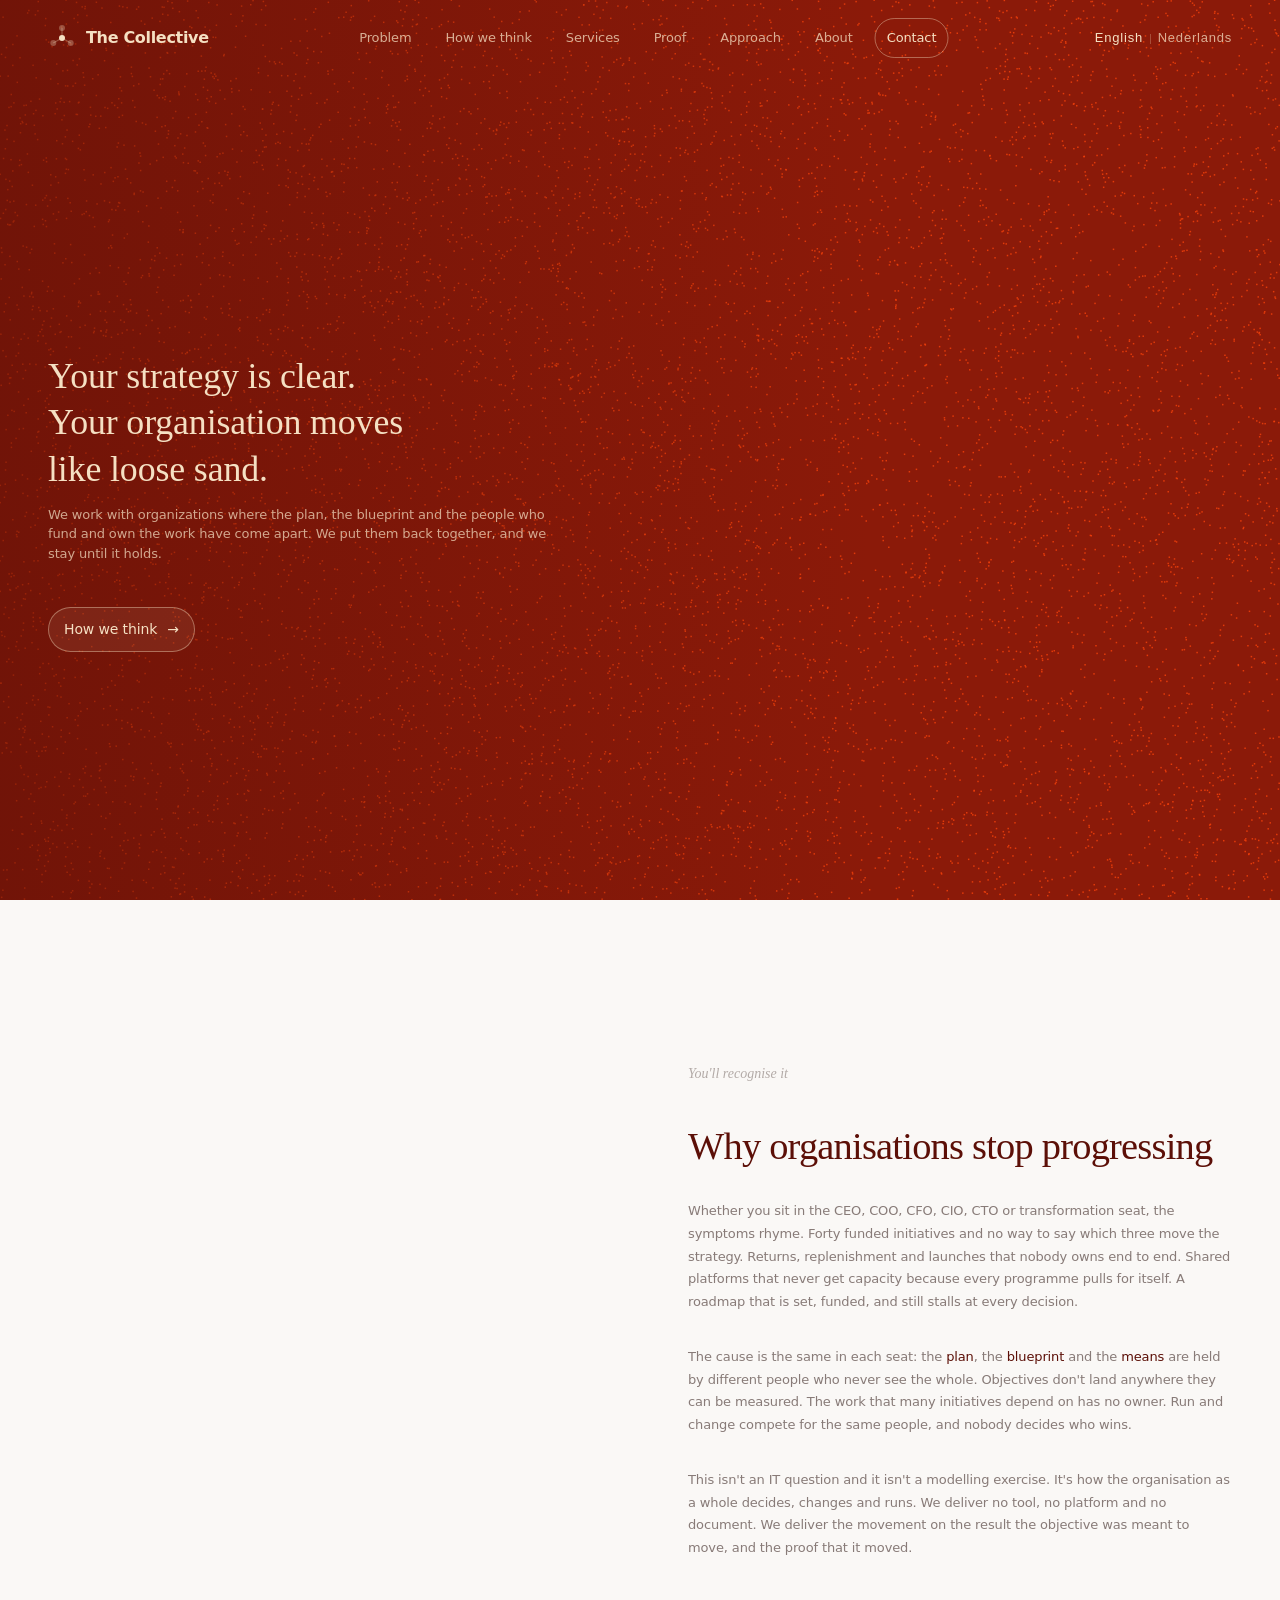
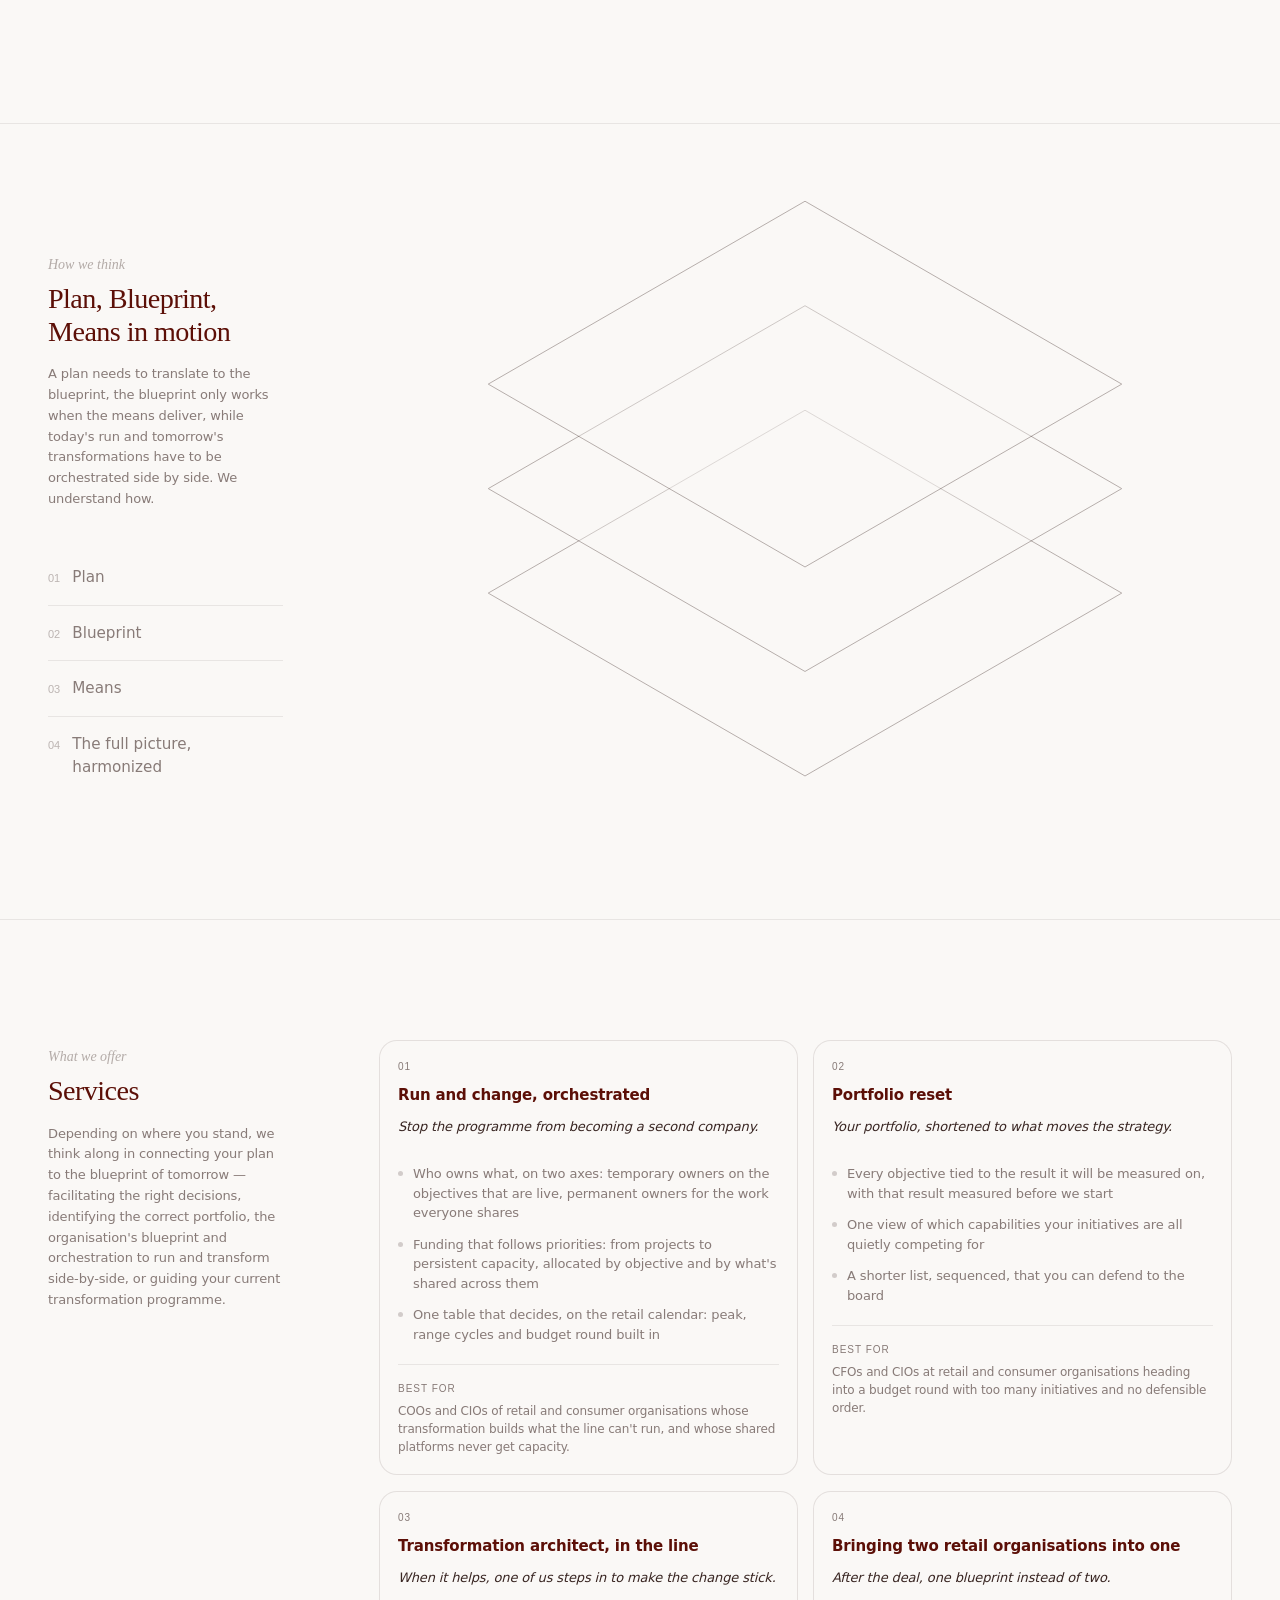
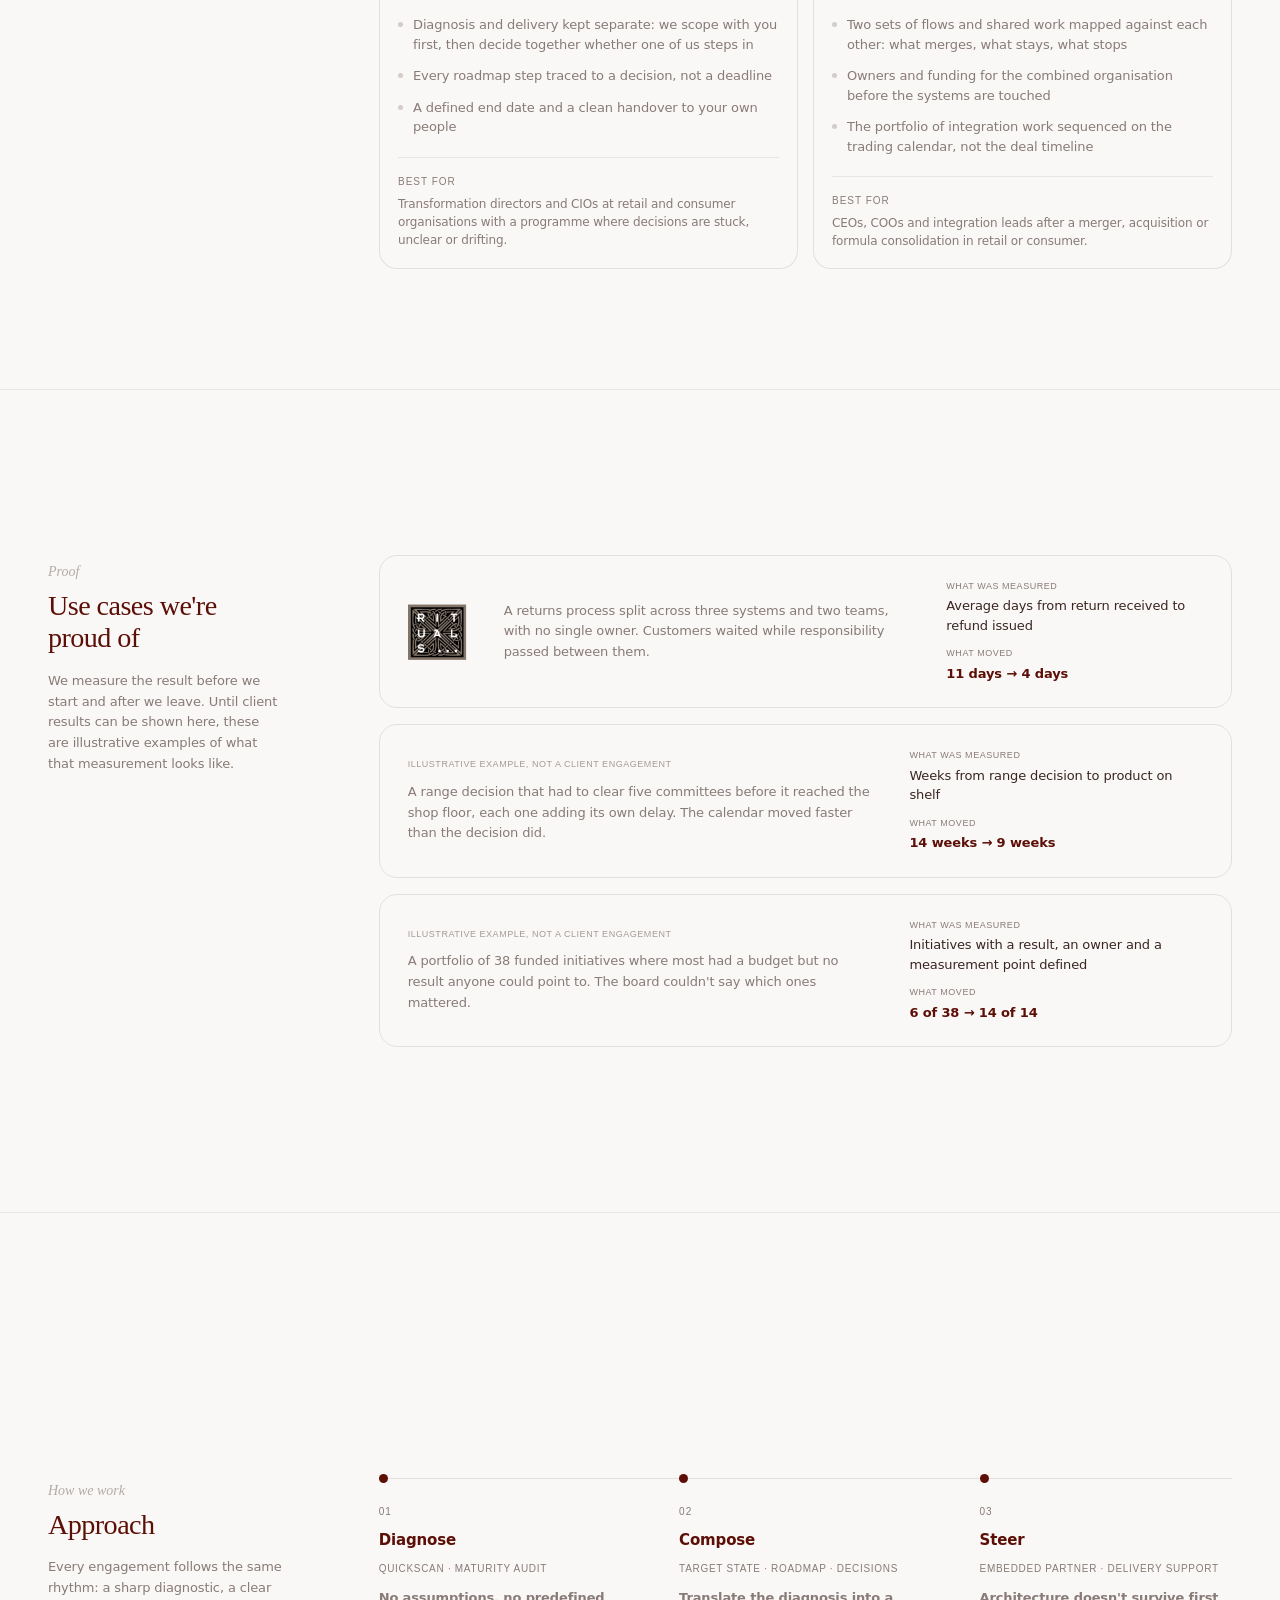
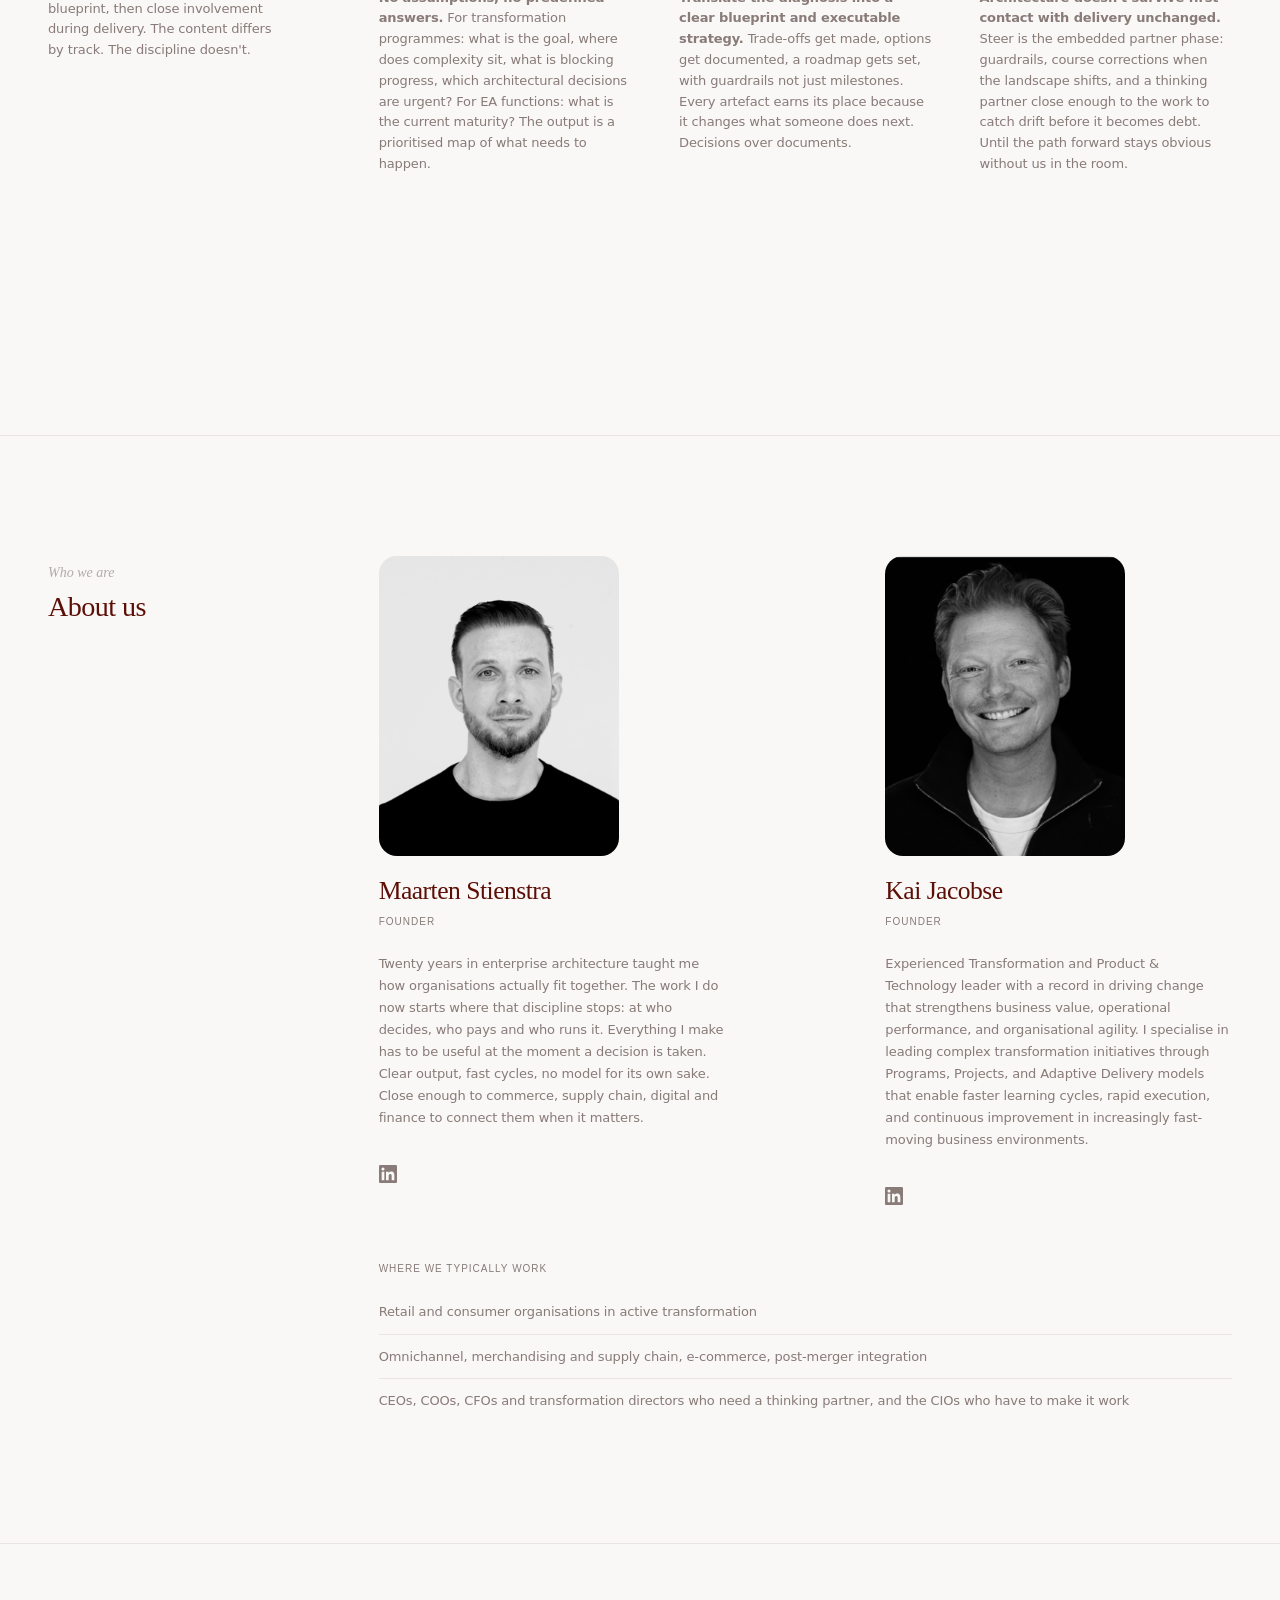
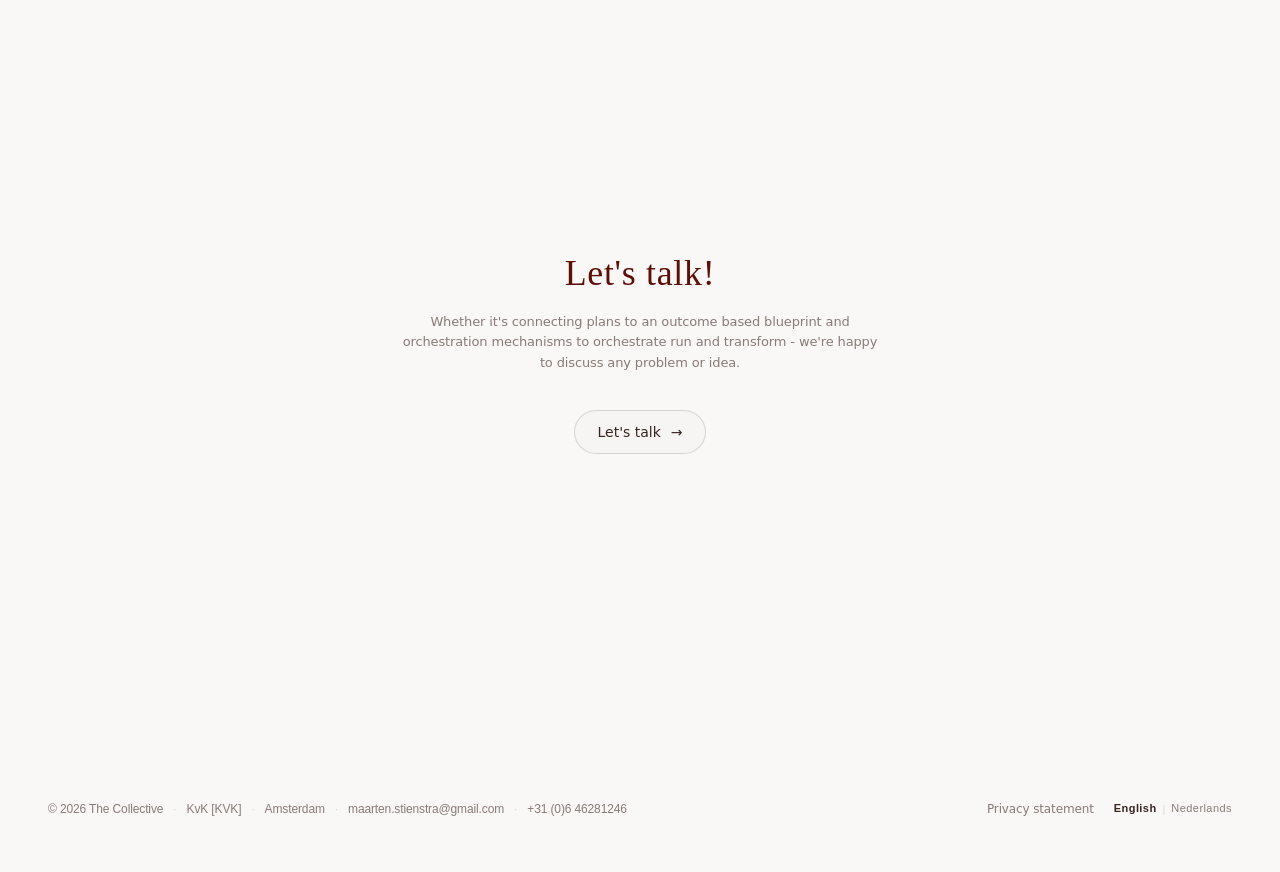
<file: index.html>
<!doctype html>
<html lang="en">
<head>
  <meta charset="utf-8" />
  <meta name="viewport" content="width=device-width, initial-scale=1" />
  <title>The Collective | Strategy that reaches the shop floor</title>
  <meta name="description" content="For retail and consumer organisations whose strategy is clear but whose organisation isn't moving it. We connect the plan, the blueprint and the people who own and fund the work, so decisions add up and results can be measured." />
  <meta name="theme-color" id="theme-color-meta" content="#8b1a0a" />

  <!-- NOTE: placeholder domain — replace once the production domain is known -->
  <link rel="canonical" href="https://thecollective.nl/" />
  <link rel="alternate" hreflang="en" href="https://thecollective.nl/" />
  <link rel="alternate" hreflang="nl" href="https://thecollective.nl/" />
  <link rel="alternate" hreflang="x-default" href="https://thecollective.nl/" />

  <link rel="stylesheet" href="style.css" />
  <script type="text/javascript" src="https://assets.calendly.com/assets/external/widget.js" async></script>

  <script type="application/ld+json">
  {
    "@context": "https://schema.org",
    "@graph": [
      {
        "@type": "Organization",
        "@id": "https://thecollective.nl/#organization",
        "name": "The Collective",
        "url": "https://thecollective.nl/",
        "logo": "https://thecollective.nl/logo.png",
        "founder": [
          { "@type": "Person", "name": "Maarten Stienstra", "jobTitle": "Transformation architect" }
        ],
        "address": {
          "@type": "PostalAddress",
          "addressLocality": "Amsterdam",
          "addressCountry": "NL"
        },
        "contactPoint": [
          {
            "@type": "ContactPoint",
            "contactType": "sales",
            "email": "maarten.stienstra@gmail.com",
            "telephone": "+31646281246",
            "areaServed": ["NL", "EU"]
          }
        ],
        "sameAs": [
          "https://www.linkedin.com/in/maarten-stienstra-81b10467/"
        ]
      },
      {
        "@type": "Service",
        "name": "Run and change, orchestrated",
        "description": "Two owners on every shared piece of work, funding that follows priorities instead of projects, and one table that allocates capacity by objective and by what's shared, on the retail calendar.",
        "provider": { "@id": "https://thecollective.nl/#organization" },
        "areaServed": ["Netherlands", "Europe"]
      },
      {
        "@type": "Service",
        "name": "Portfolio reset",
        "description": "Every objective tied to a measurable result, a single view of which capabilities your initiatives compete for, and a shorter, sequenced list you can defend to the board.",
        "provider": { "@id": "https://thecollective.nl/#organization" },
        "areaServed": ["Netherlands", "Europe"]
      },
      {
        "@type": "Service",
        "name": "Transformation architect, in the line",
        "description": "An embedded partner for a stalled programme: diagnosis and delivery kept separate, every roadmap step traced to a decision, a defined end date and a clean handover.",
        "provider": { "@id": "https://thecollective.nl/#organization" },
        "areaServed": ["Netherlands", "Europe"]
      },
      {
        "@type": "Service",
        "name": "Bringing two retail organisations into one",
        "description": "Post-merger integration: flows and shared work mapped against each other, owners and funding set before systems are touched, and the integration portfolio sequenced on the trading calendar.",
        "provider": { "@id": "https://thecollective.nl/#organization" },
        "areaServed": ["Netherlands", "Europe"]
      }
    ]
  }
  </script>
</head>

<body>
  <div class="cursor" id="cursor" aria-hidden="true"></div>

  <div class="topbar over-hero" id="topbar">
    <div class="wrap">
      <div class="topbar-inner">
        <a class="logo" href="#top" aria-label="The Collective">
          <svg class="logo__icon" viewBox="0 0 28 28" width="28" height="28" fill="none" aria-hidden="true" overflow="visible">
            <line x1="14" y1="14" x2="14"   y2="4"  stroke="currentColor" stroke-opacity=".3" stroke-width="1.2"/>
            <line x1="14" y1="14" x2="22.7" y2="19" stroke="currentColor" stroke-opacity=".3" stroke-width="1.2"/>
            <line x1="14" y1="14" x2="5.3"  y2="19" stroke="currentColor" stroke-opacity=".3" stroke-width="1.2"/>
            <circle cx="14"   cy="4"  r="3" fill="currentColor" fill-opacity=".3"/>
            <circle cx="22.7" cy="19" r="3" fill="currentColor" fill-opacity=".3"/>
            <circle cx="5.3"  cy="19" r="3" fill="currentColor" fill-opacity=".3"/>
            <circle cx="14"   cy="14" r="3" fill="currentColor"/>
          </svg>
          <span class="logo__wordmark">The Collective</span>
        </a>

        <button class="hamburger" id="hamburger" aria-label="Open menu" aria-expanded="false">
          <span></span>
          <span></span>
        </button>

        <nav aria-label="Primary navigation" id="mainnav">
          <div class="nav-indicator" id="navIndicator" aria-hidden="true"></div>
          <a href="#problem"  data-section="problem"  data-i18n="nav-problem">Problem</a>
          <a href="#stack"    data-section="stack"    data-i18n="nav-howwethink">How we think</a>
          <a href="#diensten" data-section="diensten" data-i18n="nav-services">Services</a>
          <a href="#proof"    data-section="proof"    data-i18n="nav-proof">Proof</a>
          <a href="#aanpak"   data-section="aanpak"   data-i18n="nav-approach">Approach</a>
          <a href="#over"     data-section="over"     data-i18n="nav-about">About</a>
          <a href="#contact"  data-section="contact"  data-i18n="nav-contact">Contact</a>
        </nav>

        <div class="lang-toggle lang-toggle--header">
          <button class="lang-btn active" data-lang-btn="en">English</button>
          <span class="lang-sep" aria-hidden="true">|</span>
          <button class="lang-btn" data-lang-btn="nl">Nederlands</button>
        </div>
      </div>
    </div>
  </div>

  <!-- Mobile full-screen overlay -->
  <div class="mobile-overlay" id="mobileOverlay" aria-hidden="true">
    <a href="#problem"  data-i18n="nav-problem">Problem</a>
    <a href="#stack"    data-i18n="nav-howwethink">How we think</a>
    <a href="#diensten" data-i18n="nav-services">Services</a>
    <a href="#proof"    data-i18n="nav-proof">Proof</a>
    <a href="#aanpak"   data-i18n="nav-approach">Approach</a>
    <a href="#over"     data-i18n="nav-about">About</a>
    <a href="#contact"  data-i18n="nav-contact">Contact</a>
    <div class="lang-toggle lang-toggle--mobile">
      <button class="lang-btn active" data-lang-btn="en">English</button>
      <span class="lang-sep" aria-hidden="true">|</span>
      <button class="lang-btn" data-lang-btn="nl">Nederlands</button>
    </div>
  </div>

  <main id="top">

    <!-- ── Hero ── -->
    <header class="hero">
      <div class="cymatic-bg" aria-hidden="true"><canvas></canvas></div>
      <div class="wrap">
        <div class="hero-grid">
          <div class="hero-left">
            <h1 class="reveal" style="--reveal-delay: 0ms" data-i18n="hero-h1">Your strategy is clear.<br>Your organisation moves<br>like loose sand.</h1>
            <p class="lede reveal" style="--reveal-delay: 0ms" data-i18n="hero-lede">We work with organizations where the plan, the blueprint and the people who fund and own the work have come apart. We put them back together, and we stay until it holds.</p>
            <div class="cta-row reveal" style="--reveal-delay: 300ms">
              <a class="btn" href="#stack">
                <span data-i18n="hero-cta-secondary">How we think</span>
                <span aria-hidden="true">→</span>
              </a>
            </div>
          </div>
        </div>
      </div>
    </header>

    <!-- ── Problem ── -->
    <section id="problem">
      <div class="wrap">
        <div class="section-3col waarde-layout">
          <div></div>
          <div class="waarde-body">
            <p class="section-eyebrow reveal" style="--reveal-delay: 0ms" data-i18n="problem-eyebrow">You'll recognise it</p>
            <h2 class="waarde-heading reveal" style="--reveal-delay: 0ms" data-i18n="problem-h2">Why organisations stop progressing</h2>
            <p class="waarde-text reveal" style="--reveal-delay: 0ms" data-i18n="problem-p1">Whether you sit in the CEO, COO, CFO, CIO, CTO or transformation seat, the symptoms rhyme. Forty funded initiatives and no way to say which three move the strategy. Returns, replenishment and launches that nobody owns end to end. Shared platforms that never get capacity because every programme pulls for itself. A roadmap that is set, funded, and still stalls at every decision.</p>
            <p class="waarde-text reveal" style="--reveal-delay: 300ms" data-i18n="problem-p2">The cause is the same in each seat: the <em class="accent">plan</em>, the <em class="accent">blueprint</em> and the <em class="accent">means</em> are held by different people who never see the whole. Objectives don't land anywhere they can be measured. The work that many initiatives depend on has no owner. Run and change compete for the same people, and nobody decides who wins.</p>
            <p class="waarde-text reveal" style="--reveal-delay: 450ms" data-i18n="problem-p3">This isn't an IT question and it isn't a modelling exercise. It's how the organisation as a whole decides, changes and runs. We deliver no tool, no platform and no document. We deliver the movement on the result the objective was meant to move, and the proof that it moved.</p>
          </div>
        </div>
      </div>
    </section>

    <!-- ── Exploded axonometric ── -->
    <div class="axo-section" id="stack" data-inject-axo></div>

    <!-- ── Services ── -->
    <section id="diensten">
      <div class="wrap">
        <div class="section-3col">
          <div class="section-label">
            <p class="section-eyebrow reveal" style="--reveal-delay: 0ms" data-i18n="services-eyebrow">What we offer</p>
            <h2 class="reveal" style="--reveal-delay: 0ms" data-i18n="services-h2">Services</h2>
            <p class="sub reveal" style="--reveal-delay: 0ms" data-i18n="landing-text">Depending on where you stand, we think along in connecting your plan to the blueprint of tomorrow — facilitating the right decisions, identifying the correct portfolio, the organisation's blueprint and orchestration to run and transform side-by-side, or guiding your current transformation programme.</p>
          </div>

          <div>
            <div class="cards">

              <!-- Card 01 — flagship -->
              <div class="card card--featured reveal" style="--reveal-delay: 300ms">
                <p class="phase-label">01</p>
                <h3 data-i18n="card1-title">Run and change, orchestrated</h3>
                <p class="card-tagline" data-i18n="card1-tagline">Stop the programme from becoming a second company.</p>
                <ul class="list">
                  <li><span class="bullet" aria-hidden="true"></span><span data-i18n="card1-li1">Who owns what, on two axes: temporary owners on the objectives that are live, permanent owners for the work everyone shares</span></li>
                  <li><span class="bullet" aria-hidden="true"></span><span data-i18n="card1-li2">Funding that follows priorities: from projects to persistent capacity, allocated by objective and by what's shared across them</span></li>
                  <li><span class="bullet" aria-hidden="true"></span><span data-i18n="card1-li3">One table that decides, on the retail calendar: peak, range cycles and budget round built in</span></li>
                </ul>
                <div class="card-audience">
                  <p class="card-eyebrow" data-i18n="card-bestfor-label">Best for</p>
                  <p class="card-bestfor" data-i18n="card1-bestfor">COOs and CIOs of retail and consumer organisations whose transformation builds what the line can't run, and whose shared platforms never get capacity.</p>
                </div>
              </div>

              <!-- Card 02 -->
              <div class="card reveal" style="--reveal-delay: 450ms">
                <p class="phase-label">02</p>
                <h3 data-i18n="card2-title">Portfolio reset</h3>
                <p class="card-tagline" data-i18n="card2-tagline">Your portfolio, shortened to what moves the strategy.</p>
                <ul class="list">
                  <li><span class="bullet" aria-hidden="true"></span><span data-i18n="card2-li1">Every objective tied to the result it will be measured on, with that result measured before we start</span></li>
                  <li><span class="bullet" aria-hidden="true"></span><span data-i18n="card2-li2">One view of which capabilities your initiatives are all quietly competing for</span></li>
                  <li><span class="bullet" aria-hidden="true"></span><span data-i18n="card2-li3">A shorter list, sequenced, that you can defend to the board</span></li>
                </ul>
                <div class="card-audience">
                  <p class="card-eyebrow" data-i18n="card-bestfor-label">Best for</p>
                  <p class="card-bestfor" data-i18n="card2-bestfor">CFOs and CIOs heading into a budget round with too many initiatives and no defensible order.</p>
                </div>
              </div>

              <!-- Card 03 -->
              <div class="card reveal" style="--reveal-delay: 600ms">
                <p class="phase-label">03</p>
                <h3 data-i18n="card3-title">Transformation architect, in the line</h3>
                <p class="card-tagline" data-i18n="card3-tagline">When it helps, one of us steps in to make the change stick.</p>
                <ul class="list">
                  <li><span class="bullet" aria-hidden="true"></span><span data-i18n="card3-li1">Diagnosis and delivery kept separate: we scope with you first, then decide together whether one of us steps in</span></li>
                  <li><span class="bullet" aria-hidden="true"></span><span data-i18n="card3-li2">Every roadmap step traced to a decision, not a deadline</span></li>
                  <li><span class="bullet" aria-hidden="true"></span><span data-i18n="card3-li3">A defined end date and a clean handover to your own people</span></li>
                </ul>
                <div class="card-audience">
                  <p class="card-eyebrow" data-i18n="card-bestfor-label">Best for</p>
                  <p class="card-bestfor" data-i18n="card3-bestfor">Transformation directors and CIOs with a programme where decisions are stuck, unclear or drifting.</p>
                </div>
              </div>

              <!-- Card 04 -->
              <div class="card reveal" style="--reveal-delay: 750ms">
                <p class="phase-label">04</p>
                <h3 data-i18n="card4-title">Bringing two retail organisations into one</h3>
                <p class="card-tagline" data-i18n="card4-tagline">After the deal, one blueprint instead of two.</p>
                <ul class="list">
                  <li><span class="bullet" aria-hidden="true"></span><span data-i18n="card4-li1">Two sets of flows and shared work mapped against each other: what merges, what stays, what stops</span></li>
                  <li><span class="bullet" aria-hidden="true"></span><span data-i18n="card4-li2">Owners and funding for the combined organisation before the systems are touched</span></li>
                  <li><span class="bullet" aria-hidden="true"></span><span data-i18n="card4-li3">The portfolio of integration work sequenced on the trading calendar, not the deal timeline</span></li>
                </ul>
                <div class="card-audience">
                  <p class="card-eyebrow" data-i18n="card-bestfor-label">Best for</p>
                  <p class="card-bestfor" data-i18n="card4-bestfor">CEOs, COOs and integration leads after a merger, acquisition or formula consolidation in retail or consumer.</p>
                </div>
              </div>

            </div>
          </div>
        </div>
      </div>
    </section>

    <!-- ── Proof ── -->
    <section id="proof">
      <div class="wrap">
        <div class="section-3col">
          <div class="section-label">
            <p class="section-eyebrow reveal" style="--reveal-delay: 0ms" data-i18n="proof-eyebrow">Proof</p>
            <h2 class="reveal" style="--reveal-delay: 0ms" data-i18n="proof-h2">Use cases we're proud of</h2>
            <p class="sub reveal" style="--reveal-delay: 0ms" data-i18n="proof-intro">We measure the result before we start and after we leave. Until client results can be shown here, these are illustrative examples of what that measurement looks like.</p>
          </div>

          <div>
            <div class="proof-grid">
              <!-- Real case: Rituals — no "illustrative" disclaimer -->
              <div class="proof-block reveal" style="--reveal-delay: 300ms">
                <img class="proof-logo" src="rituals-logo.png" width="64" height="64" alt="Rituals" loading="lazy">
                <div class="proof-main">
                  <p class="proof-situation" data-i18n="proof1-situation">A returns process split across three systems and two teams, with no single owner. Customers waited while responsibility passed between them.</p>
                </div>
                <div class="proof-metrics">
                  <p class="proof-metric"><span class="proof-metric-label" data-i18n="proof-measured-label">What was measured</span><span data-i18n="proof1-measured">Average days from return received to refund issued</span></p>
                  <p class="proof-metric proof-metric--moved"><span class="proof-metric-label" data-i18n="proof-moved-label">What moved</span><span class="proof-number" data-i18n="proof1-moved">11 days → 4 days</span></p>
                </div>
              </div>

              <div class="proof-block reveal" style="--reveal-delay: 450ms">
                <div class="proof-main">
                  <p class="proof-disclaimer" data-i18n="proof-disclaimer">Illustrative example, not a client engagement</p>
                  <p class="proof-situation" data-i18n="proof2-situation">A range decision that had to clear five committees before it reached the shop floor, each one adding its own delay. The calendar moved faster than the decision did.</p>
                </div>
                <div class="proof-metrics">
                  <p class="proof-metric"><span class="proof-metric-label" data-i18n="proof-measured-label">What was measured</span><span data-i18n="proof2-measured">Weeks from range decision to product on shelf</span></p>
                  <p class="proof-metric proof-metric--moved"><span class="proof-metric-label" data-i18n="proof-moved-label">What moved</span><span class="proof-number" data-i18n="proof2-moved">14 weeks → 9 weeks</span></p>
                </div>
              </div>

              <div class="proof-block reveal" style="--reveal-delay: 600ms">
                <div class="proof-main">
                  <p class="proof-disclaimer" data-i18n="proof-disclaimer">Illustrative example, not a client engagement</p>
                  <p class="proof-situation" data-i18n="proof3-situation">A portfolio of 38 funded initiatives where most had a budget but no result anyone could point to. The board couldn't say which ones mattered.</p>
                </div>
                <div class="proof-metrics">
                  <p class="proof-metric"><span class="proof-metric-label" data-i18n="proof-measured-label">What was measured</span><span data-i18n="proof3-measured">Initiatives with a result, an owner and a measurement point defined</span></p>
                  <p class="proof-metric proof-metric--moved"><span class="proof-metric-label" data-i18n="proof-moved-label">What moved</span><span class="proof-number" data-i18n="proof3-moved">6 of 38 → 14 of 14</span></p>
                </div>
              </div>
            </div>
          </div>
        </div>
      </div>
    </section>

    <!-- ── Approach ── -->
    <section id="aanpak">
      <div class="wrap">
        <div class="section-3col">

          <div class="section-label">
            <p class="section-eyebrow" data-i18n="approach-eyebrow">How we work</p>
            <h2 data-i18n="approach-h2">Approach</h2>
            <p class="sub" data-i18n="approach-sub">Every engagement follows the same rhythm: a sharp diagnostic, a clear blueprint, then close involvement during delivery. The content differs by track. The discipline doesn't.</p>
          </div>

          <div class="phases-row">

            <!-- Phase 01 -->
            <div class="phase-block" data-phase-num="01">
              <p class="phase-label">01</p>
              <h3 class="phase-title" data-i18n="phase1-title">Diagnose</h3>
              <p class="phase-subtitle" data-i18n="phase1-subtitle">QuickScan · Maturity Audit</p>
              <p class="phase-body" data-i18n="phase1-body">No assumptions, no predefined answers. For transformation programmes: what is the goal, where does complexity sit, what is blocking progress, which architectural decisions are urgent? For EA functions: what is the current maturity? The output is a prioritised map of what needs to happen.</p>
            </div>

            <!-- Phase 02 -->
            <div class="phase-block" data-phase-num="02">
              <p class="phase-label">02</p>
              <h3 class="phase-title" data-i18n="phase2-title">Compose</h3>
              <p class="phase-subtitle" data-i18n="phase2-subtitle">Target State · Roadmap · Decisions</p>
              <p class="phase-body" data-i18n="phase2-body">Translate the diagnosis into a clear blueprint and executable strategy. Trade-offs get made, options get documented, a roadmap gets set, with guardrails not just milestones. Every artefact earns its place because it changes what someone does next. Decisions over documents.</p>
            </div>

            <!-- Phase 03 -->
            <div class="phase-block" data-phase-num="03">
              <p class="phase-label">03</p>
              <h3 class="phase-title" data-i18n="phase3-title">Steer</h3>
              <p class="phase-subtitle" data-i18n="phase3-subtitle">Embedded Partner · Delivery Support</p>
              <p class="phase-body" data-i18n="phase3-body">Architecture doesn't survive first contact with delivery unchanged. Steer is the embedded partner phase: guardrails, course corrections when the landscape shifts, and a thinking partner close enough to the work to catch drift before it becomes debt. Until the path forward stays obvious without us in the room.</p>
            </div>

          </div>

        </div>
      </div>
    </section>

    <!-- ── About ── -->
    <section id="over">
      <div class="wrap">
        <div class="section-3col">
          <div class="section-label">
            <p class="section-eyebrow reveal" style="--reveal-delay: 0ms" data-i18n="about-eyebrow">Who we are</p>
            <h2 class="reveal" style="--reveal-delay: 0ms" data-i18n="about-h2">About us</h2>
          </div>

          <div>
            <div class="founders-grid">

              <!-- Founder 1 -->
              <div class="founder-card reveal" style="--reveal-delay: 300ms">
                <img src="founder-maarten.png" width="400" height="400" alt="Maarten Stienstra" class="founder-photo">
                <h3 class="about-name">Maarten Stienstra</h3>
                <p class="about-role" data-i18n="founder1-role">Founder</p>
                <p class="about-bio-p" data-i18n="founder1-bio">Twenty years in enterprise architecture taught me how organisations actually fit together. The work I do now starts where that discipline stops: at who decides, who pays and who runs it. Everything I make has to be useful at the moment a decision is taken. Clear output, fast cycles, no model for its own sake. Close enough to commerce, supply chain, digital and finance to connect them when it matters.</p>
                <a class="linkedin-link" href="https://www.linkedin.com/in/maarten-stienstra-81b10467/" target="_blank" rel="noopener noreferrer" aria-label="Maarten Stienstra on LinkedIn">
                  <svg class="linkedin-icon" viewBox="0 0 24 24" fill="currentColor" aria-hidden="true">
                    <path d="M20.447 20.452h-3.554v-5.569c0-1.328-.027-3.037-1.852-3.037-1.853 0-2.136 1.445-2.136 2.939v5.667H9.351V9h3.414v1.561h.046c.477-.9 1.637-1.85 3.37-1.85 3.601 0 4.267 2.37 4.267 5.455v6.286zM5.337 7.433a2.062 2.062 0 0 1-2.063-2.065 2.064 2.064 0 1 1 2.063 2.065zm1.782 13.019H3.555V9h3.564v11.452zM22.225 0H1.771C.792 0 0 .774 0 1.729v20.542C0 23.227.792 24 1.771 24h20.451C23.2 24 24 23.227 24 22.271V1.729C24 .774 23.2 0 22.222 0h.003z"/>
                  </svg>
                </a>
              </div>

              <!-- Founder 2 -->
              <div class="founder-card reveal" style="--reveal-delay: 450ms">
                <img src="founder-kai.png" width="400" height="400" alt="Kai Jacobse" class="founder-photo founder-photo--bw">
                <h3 class="about-name" data-i18n="founder2-name">Kai Jacobse</h3>
                <p class="about-role" data-i18n="founder2-role">Founder</p>
                <p class="about-bio-p" data-i18n="founder2-bio">Experienced Transformation and Product &amp; Technology leader with a record in driving change that strengthens business value, operational performance, and organisational agility. I specialise in leading complex transformation initiatives through Programs, Projects, and Adaptive Delivery models that enable faster learning cycles, rapid execution, and continuous improvement in increasingly fast-moving business environments.</p>
                <a class="linkedin-link" href="https://www.linkedin.com/in/kai-jacobse-72145b35/" target="_blank" rel="noopener noreferrer" aria-label="Kai Jacobse on LinkedIn">
                  <svg class="linkedin-icon" viewBox="0 0 24 24" fill="currentColor" aria-hidden="true">
                    <path d="M20.447 20.452h-3.554v-5.569c0-1.328-.027-3.037-1.852-3.037-1.853 0-2.136 1.445-2.136 2.939v5.667H9.351V9h3.414v1.561h.046c.477-.9 1.637-1.85 3.37-1.85 3.601 0 4.267 2.37 4.267 5.455v6.286zM5.337 7.433a2.062 2.062 0 0 1-2.063-2.065 2.064 2.064 0 1 1 2.063 2.065zm1.782 13.019H3.555V9h3.564v11.452zM22.225 0H1.771C.792 0 0 .774 0 1.729v20.542C0 23.227.792 24 1.771 24h20.451C23.2 24 24 23.227 24 22.271V1.729C24 .774 23.2 0 22.222 0h.003z"/>
                  </svg>
                </a>
              </div>

            </div>

            <div class="about-fit reveal" style="--reveal-delay: 600ms">
              <p class="about-fit-label" data-i18n="about-fitlabel">Where we typically work</p>
              <div class="about-fit-grid">
                <span data-i18n="about-fit1">Retail and consumer organisations in active transformation</span>
                <span data-i18n="about-fit2">Omnichannel, merchandising and supply chain, e-commerce, post-merger integration</span>
                <span data-i18n="about-fit3">CEOs, COOs, CFOs and transformation directors who need a thinking partner, and the CIOs who have to make it work</span>
              </div>
            </div>
          </div>
        </div>
      </div>
    </section>

    <!-- ── Contact ── -->
    <section id="contact" style="display:flex; align-items:center;">
      <div class="wrap">
        <div id="contact-content">
          <h2 class="reveal" style="--reveal-delay: 0ms" data-i18n="contact-h2">
            Let's talk!
          </h2>
          <p class="sub reveal" style="--reveal-delay: 0ms" data-i18n="contact-sub">
            Whether it's connecting plans to an outcome based blueprint and orchestration mechanisms to orchestrate run and transform - we're happy to discuss any problem or idea.
          </p>
          <button class="btn reveal" id="lets-talk-btn" style="--reveal-delay: 300ms">
            <span data-i18n="contact-cta">Let's talk</span>
            <span aria-hidden="true">→</span>
          </button>
        </div>

        <div id="contact-options">
          <div class="section-3col">
            <div class="section-label">
              <p class="section-eyebrow" data-i18n="contact-opts-eyebrow">Get in touch</p>
              <h2 data-i18n="contact-opts-h2">Contact</h2>
              <p class="sub" data-i18n="contact-opts-sub">No preparation needed. Pick what works best for you.</p>
            </div>

            <div class="contact-choice-row">
              <!-- Message -->
              <div class="contact-choice contact-choice--static" data-choice="message">
                <div class="contact-choice-header">
                  <span class="contact-choice-title" data-i18n="contact-msg-title">Message</span>
                  <span class="contact-choice-desc" data-i18n="contact-msg-desc">Write it down, I'll reply within a day</span>
                </div>
                <form id="contact-form" novalidate class="contact-form-inline">
                  <div class="form-row">
                    <div class="form-field">
                      <label for="f-name" data-i18n="form-namelabel">Name</label>
                      <input type="text" id="f-name" name="name" placeholder="Your name" autocomplete="name" required data-i18n-ph="ph-name">
                    </div>
                    <div class="form-field">
                      <label for="f-email" data-i18n="form-emaillabel">Email</label>
                      <input type="email" id="f-email" name="email" placeholder="your@email.com" autocomplete="email" required>
                    </div>
                  </div>
                  <div class="form-field">
                    <label for="f-company" data-i18n="form-companylabel">Company</label>
                    <input type="text" id="f-company" name="company" placeholder="Your organisation" autocomplete="organization" data-i18n-ph="ph-company">
                  </div>
                  <div class="form-field">
                    <label for="f-message" data-i18n="form-msglabel">Message</label>
                    <textarea id="f-message" name="message" rows="4" placeholder="What's on your mind?" required data-i18n-ph="ph-message"></textarea>
                  </div>
                  <div class="form-submit-row">
                    <button type="submit" class="btn" id="form-submit-btn">
                      <span data-i18n="form-submit">Send message</span><span aria-hidden="true">→</span>
                    </button>
                    <span class="form-status" id="form-status" aria-live="polite"></span>
                  </div>
                </form>
              </div>

              <!-- Call -->
              <div class="contact-choice contact-choice--static" data-choice="call">
                <div class="contact-choice-header">
                  <span class="contact-choice-title" data-i18n="contact-call-title">Call</span>
                </div>
                <a href="tel:+31646281246" class="contact-phone">+31 (0)6 46281246</a>
                <p class="contact-availability" data-i18n="contact-avail">Available Monday – Friday, 09:00 – 18:00 CET</p>
              </div>
            </div>

          </div><!-- /.section-3col -->
        </div>
      </div>
    </section>

  </main>

  <footer data-inject-footer></footer>

  <script src="axo-geometry.js"></script>
  <script src="axonometric.js"></script>
  <script src="main.js"></script>
  <script src="cymatics.js" defer></script>
</body>
</html>
</file>
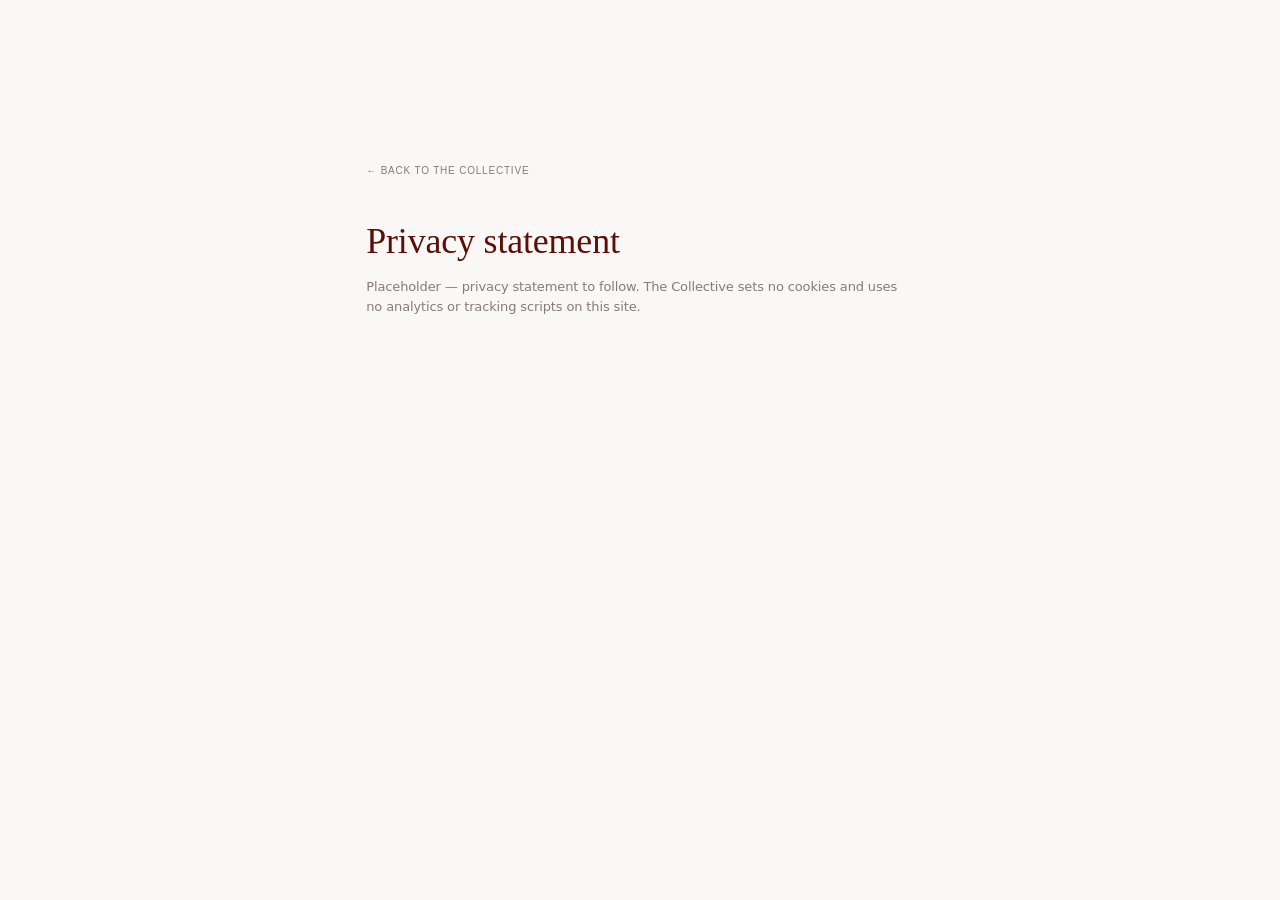
<file: privacy/index.html>
<!doctype html>
<html lang="en">
<head>
  <meta charset="utf-8" />
  <meta name="viewport" content="width=device-width, initial-scale=1" />
  <title>Privacy statement | The Collective</title>
  <meta name="robots" content="noindex" />
  <link rel="stylesheet" href="../style.css" />
  <style>
    .privacy-wrap { max-width: 72ch; margin: 0 auto; padding: 160px 24px 120px; }
    .privacy-wrap .page-back { display: inline-flex; align-items: center; gap: 6px; font-family: var(--mono); font-size: 10px; letter-spacing: .08em; text-transform: uppercase; color: var(--muted); margin-bottom: 24px; }
    .privacy-wrap .page-back:hover { color: var(--text); }
  </style>
</head>
<body>
  <main class="privacy-wrap">
    <a class="page-back" href="../index.html">← Back to The Collective</a>
    <h1>Privacy statement</h1>
    <p class="sub">Placeholder — privacy statement to follow. The Collective sets no cookies and uses no analytics or tracking scripts on this site.</p>
  </main>
</body>
</html>
</file>
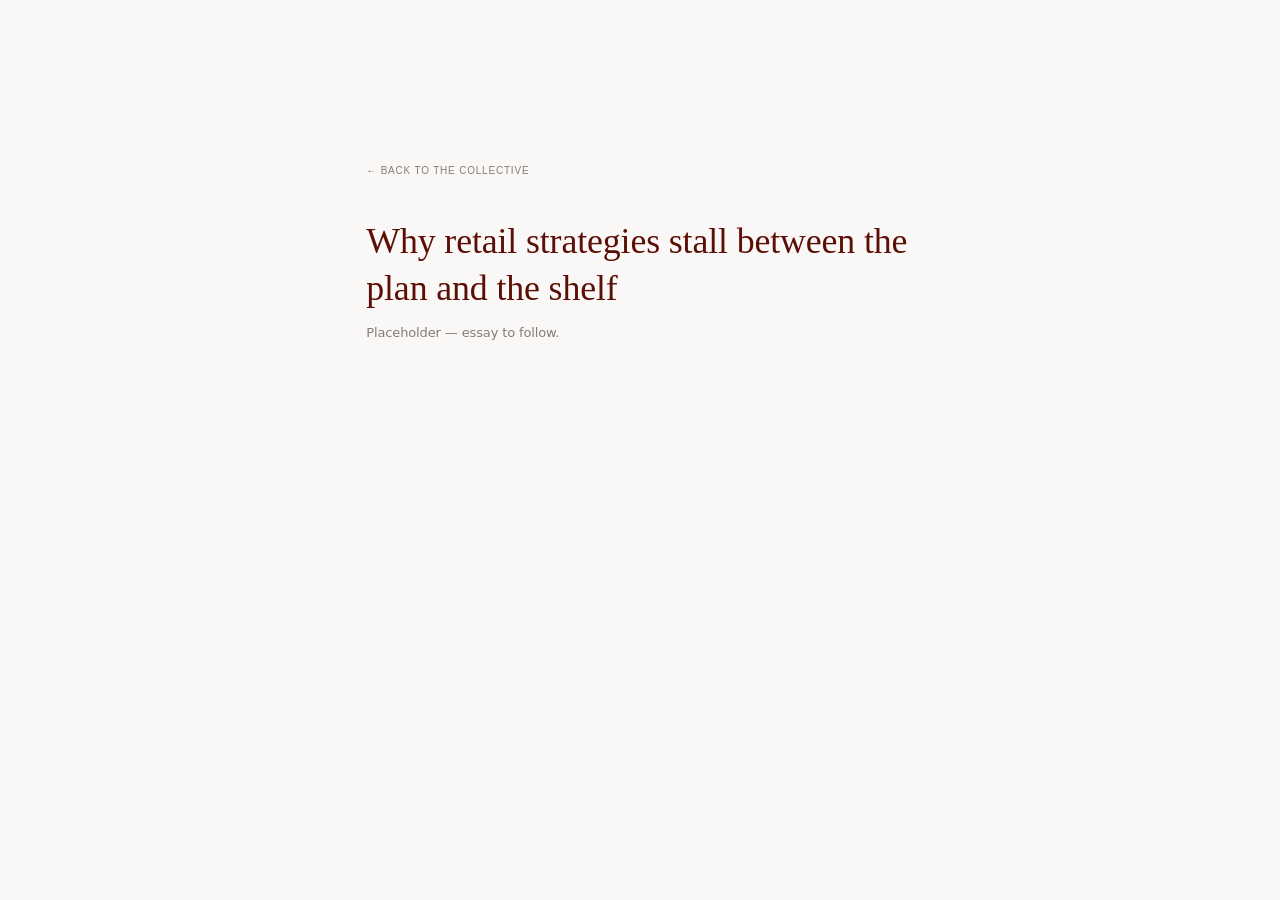
<file: essays/plan-to-shelf/index.html>
<!doctype html>
<html lang="en">
<head>
  <meta charset="utf-8" />
  <meta name="viewport" content="width=device-width, initial-scale=1" />
  <title>Why retail strategies stall between the plan and the shelf | The Collective</title>
  <meta name="description" content="An essay on why retail and consumer strategies stall between the plan and the shop floor." />
  <meta name="robots" content="noindex" />
  <link rel="stylesheet" href="../../style.css" />
  <style>
    .essay-wrap { max-width: 72ch; margin: 0 auto; padding: 160px 24px 120px; }
    .essay-wrap .page-back { display: inline-flex; align-items: center; gap: 6px; font-family: var(--mono); font-size: 10px; letter-spacing: .08em; text-transform: uppercase; color: var(--muted); margin-bottom: 24px; }
    .essay-wrap .page-back:hover { color: var(--text); }
  </style>
</head>
<body>
  <main class="essay-wrap">
    <a class="page-back" href="../../index.html#proof">← Back to The Collective</a>
    <h1>Why retail strategies stall between the plan and the shelf</h1>
    <p class="sub">Placeholder — essay to follow.</p>
  </main>
</body>
</html>
</file>
<file: style.css>
/* ============================================================
   TOKENS
   ============================================================ */
:root {
  /* ── Neutrals (warm base — same hue family as brand) */
  --bg:      #FAF8F6;              /* warm off-white page background   */
  --base-rgb: 30 8 4;              /* very dark warm — for opacity use */
  --text:    rgb(var(--base-rgb) / .88);
  --muted:   rgb(var(--base-rgb) / .52);
  --line:    rgb(var(--base-rgb) / .09);
  --panel:   rgb(var(--base-rgb) / .025);
  --shadow:  0 10px 24px rgb(var(--base-rgb) / .09);

  /* ── Opacity-based surface & border scale */
  --surface:      rgb(var(--base-rgb) / .01);   /* lowest bg tint          */
  --surface-hover: rgb(var(--base-rgb) / .03);  /* hover bg tint           */
  --line-soft:    rgb(var(--base-rgb) / .08);   /* subtle borders          */
  --line-mid:     rgb(var(--base-rgb) / .10);   /* standard card borders   */
  --line-strong:  rgb(var(--base-rgb) / .14);   /* hover/active borders    */
  --ink:          rgb(var(--base-rgb) / .18);   /* bullets, left accents   */

  /* ── Semi-opaque page background (nav dropdowns, scrolled topbar) */
  --bg-rgb:   250 248 246;           /* rgb channels of --bg, for opacity use */
  --bg-alpha: rgb(250 248 246 / .98);

  /* ── Brand (garnet family — aligned with hero gradient) */
  --brand:      #5c0f07;    /* deep garnet: headings, logo          */
  --hero-bg:    #8b1a0a;    /* darkest red: hero section background */
  --accent:     #f1400b;    /* vivid orange-red: CTAs, highlights   */
  --accent-rgb: 241 64 11;  /* for rgb(var(--accent-rgb) / alpha)   */
  --warm:       #F5E0C3;    /* warm cream: hero text, gradient tail */
  --warm-rgb:   245 224 195;/* for rgb(var(--warm-rgb) / alpha)     */

  /* ── Layout ────────────────────────────── */
  --radius:     18px;
  --radius-sm:  9px;
  --radius-md:  14px;
  --radius-pill: 999px;
  --max:        1700px;
  --topbar-h:   64px;       /* overridden by JS to actual height    */

  /* ── Typography ────────────────────────── */
  --mono: ui-monospace, Helvetica;
  --sans: ui-sans-serif, system-ui, -apple-system, Segoe UI, Roboto, Helvetica, Arial,
          "Apple Color Emoji", "Segoe UI Emoji";
}

/* ============================================================
   BASE
   ============================================================ */
* { box-sizing: border-box; }
html, body { height: 100%; }
html { scroll-behavior: smooth; }
:root { scroll-padding-top: calc(var(--topbar-h) - 2px); }
@media (prefers-reduced-motion: reduce) {
  html { scroll-behavior: auto; }
}
body {
  margin: 0;
  font-family: var(--sans);
  font-size: 0.8125rem;
  background: var(--bg);
  color: var(--text);
  line-height: 1.5;
  letter-spacing: -0.01em;
  cursor: none;
  transition: opacity 180ms ease;
}
body.lang-fade { opacity: 0; }
a { color: inherit; text-decoration: none; }
::selection { background: rgb(var(--accent-rgb) / .16); }

.wrap { width: 100%; max-width: var(--max); margin: 0 auto; padding: 0 48px; }

/* ============================================================
   TOPBAR
   ============================================================ */
.topbar {
  position: fixed;
  top: 0; left: 0; right: 0;
  width: 100%;
  z-index: 2000;
  backdrop-filter: blur(10px);
  background: transparent;
  border-bottom: 1px solid transparent;
  transition: background .2s ease, border-color .2s ease, backdrop-filter .2s ease;
  overflow: visible;
}
.topbar.scrolled {
  background: rgb(var(--bg-rgb) / .78);
  border-bottom: 1px solid var(--line);
}
body:has(.mobile-overlay.open) .topbar.scrolled {
  border-bottom-color: transparent;
}
.topbar-inner {
  display: flex;
  align-items: center;
  justify-content: space-between;
  gap: 16px;
  padding: 16px 0;
}
.logo {
  display: flex;
  align-items: center;
  gap: 10px;
  color: var(--brand);
  white-space: nowrap;
  transition: color .3s ease;
}
.logo__icon {
  flex: 0 0 auto;
  transition: transform 0.38s cubic-bezier(0.22, 1, 0.36, 1);
  transform-origin: center;
}
.logo:hover .logo__icon {
  transform: rotate(90deg);
}
.logo__wordmark {
  font-size: 1rem;
  font-weight: 560;
  letter-spacing: -0.02em;
  color: inherit;
}

/* ── Hero inverted topbar ─────────────────── */
.topbar.over-hero { backdrop-filter: none; background: transparent; }
.topbar.over-hero .logo { color: var(--warm); }

/* Keep logo + hamburger in original colors when mobile menu is open */
body:has(.mobile-overlay.open) .topbar.over-hero .logo { color: var(--brand); }
body:has(.mobile-overlay.open) .topbar.over-hero .hamburger span { background: var(--text); }
.topbar.over-hero nav a { color: rgb(var(--warm-rgb) / .75); }
.topbar.over-hero nav a:hover { color: var(--warm); background: rgb(var(--warm-rgb) / .10); border-color: rgb(var(--warm-rgb) / .20); }
.topbar.over-hero nav a.active { color: var(--warm); }
.topbar.over-hero .nav-indicator { background: transparent; border-color: rgb(var(--warm-rgb) / .40); }
.topbar.over-hero .hamburger span { background: var(--warm); }
.topbar.over-hero .nav-chevron { color: rgb(var(--warm-rgb) / .75); }
.topbar.over-hero .nav-dropdown { background: var(--bg-alpha); }
.topbar.over-hero .nav-dropdown a { color: var(--muted); }
.topbar.over-hero .nav-dropdown a:hover { color: var(--text); background: var(--surface-hover); border-color: var(--line-soft); }

header.hero h1 { color: inherit; }
header.hero .btn {
  border-color: rgb(var(--warm-rgb) / .40);
  color: var(--warm);
  background: rgb(var(--warm-rgb) / .08);
}
header.hero .btn:hover { background: rgb(var(--warm-rgb) / .16); border-color: rgb(var(--warm-rgb) / .60); }
header.hero .btn-ghost { color: rgb(var(--warm-rgb) / .75); }
header.hero .btn-ghost:hover { color: var(--warm); }

.topbar.over-hero .lang-toggle--header .lang-btn { color: rgb(var(--warm-rgb) / .75); }
.topbar.over-hero .lang-toggle--header .lang-btn.active { color: var(--warm); }
.topbar.over-hero .lang-toggle--header .lang-sep { color: rgb(var(--warm-rgb) / .3); }

/* ============================================================
   NAV + SLIDING INDICATOR
   ============================================================ */
nav {
  position: relative;
  display: flex;
  gap: 10px;
  align-items: center;
  flex-wrap: wrap;
  justify-content: flex-end;
  padding: 2px;
}

/* The smooth moving pill */
.nav-indicator {
  position: absolute;
  top: 0; left: 0;
  height: 34px;
  width: 60px;
  border-radius: var(--radius-pill);
  background: transparent;
  border: 1px solid var(--line-strong);
  z-index: 0;
  transform: translateX(0);
  opacity: 0;
  transition: transform 320ms cubic-bezier(.2,.9,.2,1),
              width 320ms cubic-bezier(.2,.9,.2,1),
              opacity .15s ease;
  pointer-events: none;
}
nav:has(a.active) .nav-indicator { opacity: 1; }

nav a {
  position: relative;
  z-index: 1;
  font-size: 13px;
  color: var(--muted);
  padding: 9px 11px;
  border-radius: var(--radius-pill);
  border: 1px solid transparent;
  transition: transform .12s ease, border-color .12s ease,
              background .12s ease, color .12s ease;
  white-space: nowrap;
}
nav a:hover {
  color: var(--text);
  border-color: var(--line-strong);
  background: transparent;
}
nav a.active {
  color: var(--brand);
  border-color: transparent;
  background: transparent;
}

/* ============================================================
   DROPDOWN NAV
   To add a new dropdown: wrap the <a> in a <div class="nav-item">
   and add a <div class="nav-dropdown"> with <a> children.
   ============================================================ */
.nav-item {
  position: relative;
  display: inline-flex;
  align-items: center;
  z-index: 2;
}
/* Invisible bridge fills the gap so the cursor doesn't slip off */
.nav-item::after {
  content: '';
  position: absolute;
  top: 100%;
  left: -12px;
  right: -12px;
  height: 14px;
}

/* Chevron icon inside dropdown trigger */
.nav-chevron {
  width: 10px; height: 10px;
  flex: 0 0 auto;
  opacity: .45;
  transition: transform 220ms cubic-bezier(.2,.9,.2,1), opacity .12s ease;
  margin-left: 2px;
}
.nav-item:hover .nav-chevron,
.nav-item:focus-within .nav-chevron {
  transform: rotate(180deg);
  opacity: .8;
}

/* The dropdown panel */
.nav-dropdown {
  position: absolute;
  top: calc(100% + 2px);
  right: 0;
  min-width: 210px;
  background: var(--bg-alpha);
  backdrop-filter: blur(16px);
  border: 1px solid var(--line-mid);
  border-radius: var(--radius-md);
  padding: 5px;
  box-shadow: 0 16px 40px rgb(var(--base-rgb) / .11), 0 2px 8px rgb(var(--base-rgb) / .06);

  /* Hidden state — 120ms delay before closing so cursor can reach the panel */
  opacity: 0;
  transform: translateY(-5px) scale(0.97);
  pointer-events: none;
  transition: opacity 180ms cubic-bezier(.2,.9,.2,1) 120ms,
              transform 180ms cubic-bezier(.2,.9,.2,1) 120ms;
}
.nav-item:hover .nav-dropdown,
.nav-item:focus-within .nav-dropdown {
  opacity: 1;
  transform: translateY(0) scale(1);
  pointer-events: auto;
  /* No delay when opening */
  transition: opacity 180ms cubic-bezier(.2,.9,.2,1),
              transform 180ms cubic-bezier(.2,.9,.2,1);
}

/* Items inside dropdown */
.nav-dropdown a {
  display: flex;
  align-items: center;
  gap: 9px;
  padding: 8px 11px;
  border-radius: var(--radius-sm);
  font-size: 13px;
  color: var(--muted);
  border: 1px solid transparent;
}
.nav-dropdown a:hover {
  background: var(--surface-hover);
  border-color: var(--line-soft);
  color: var(--text);
}
.dd-dot { display: none; }

/* Section label inside dropdown */
.dd-label {
  padding: 5px 11px 3px;
  font-family: var(--mono);
  font-size: 10px;
  color: rgb(var(--base-rgb) / .35);
  letter-spacing: .05em;
  text-transform: uppercase;
}

/* ============================================================
   MAIN / HERO
   ============================================================ */
header.hero {
  padding: calc(var(--topbar-h) + 72px) 0 60px;
  min-height: 100vh;
  display: flex;
  align-items: center;
  position: relative;
  overflow: hidden;
  background: var(--hero-bg);
  color: var(--warm);
}

/* Cymatic particle background — mode glow color is animated via @property */
@property --glow-color {
  syntax: '<color>';
  inherits: true;
  initial-value: #a32010;
}
.cymatic-bg {
  position: absolute;
  inset: 0;
  z-index: 0;
  pointer-events: none;
  --glow-color: #a32010;
  transition: --glow-color 2.4s ease;
}
.cymatic-bg::before {
  content: '';
  position: absolute;
  inset: 0;
  background: var(--glow-color);
  opacity: 0.45;
  -webkit-mask: radial-gradient(ellipse 65% 55% at 22% 50%, black 0%, transparent 65%);
  mask: radial-gradient(ellipse 65% 55% at 22% 50%, black 0%, transparent 65%);
}
.cymatic-bg canvas {
  position: absolute;
  inset: 0;
  width: 100%;
  height: 100%;
  display: block;
}
.cymatic-bg::after {
  content: '';
  position: absolute;
  inset: 0;
  background: linear-gradient(to right, rgb(92 15 7 / .55) 0%, transparent 68%);
}

header.hero .wrap {
  position: relative;
  z-index: 1;
}
.hero-grid {
  display: grid;
  grid-template-columns: 1.15fr .85fr;
  gap: 28px;
  align-items: center;
  width: 100%;
}
@media (max-width: 900px) {
  header.hero { padding: calc(var(--topbar-h) + 48px) 0 32px; }
  .hero-grid  { grid-template-columns: 1fr; }
}
.hero-left {
  display: flex;
  flex-direction: column;
  justify-content: center;
}

h1 {
  margin: 16px 0 12px;
  font-size: clamp(34px, 2.8vw, 36px);
  line-height: 1.3;
  font-weight: 150;
  font-family: "Garamond", "EB Garamond", Georgia, "Times New Roman", serif;
  color: var(--brand);
}
.lede {
  margin: 0 0 22px;
  color: var(--muted);
  max-width: 62ch;
}
.hero .lede { color: rgb(var(--warm-rgb) / .72); }

/* ============================================================
   BUTTONS / PILLS
   ============================================================ */
.cta-row {
  display: flex;
  gap: 12px;
  flex-wrap: wrap;
  margin: 22px 0 0;
}
.btn {
  display: inline-flex;
  align-items: center;
  gap: 10px;
  padding: 11px 15px;
  border-radius: var(--radius-pill);
  border: 1px solid var(--line-strong);
  background: var(--surface);
  color: var(--text);
  font-size: 14px;
  font-family: var(--sans);
  transition: transform .12s ease, background .12s ease, border-color .12s ease;
  user-select: none;
}
.btn:hover { transform: none; background: var(--surface-hover); }
.btn span:last-child { display: inline-block; transition: transform .18s ease; }
.btn:hover span:last-child { transform: translateX(3px); }
.btn.primary { border-color: rgb(var(--accent-rgb) / .40); background: rgb(var(--accent-rgb) / .10); }
.btn.primary .btn-dot {
  width: 8px; height: 8px;
  border-radius: 50%;
  background: var(--accent);
}

/* Secondary CTA — plain text + arrow, no pill */
.btn-ghost {
  display: inline-flex;
  align-items: center;
  gap: 8px;
  padding: 11px 4px;
  color: var(--muted);
  font-size: 14px;
  transition: color .12s ease;
}
.btn-ghost:hover { color: var(--text); }
.btn-ghost span:last-child { display: inline-block; transition: transform .18s ease; }
.btn-ghost:hover span:last-child { transform: translateY(2px); }

/* ============================================================
   SECTIONS
   Each section = full viewport height. To add a new section:
   1. Add <section id="my-section"> in index.html
   2. Add a nav link with data-section="my-section"
   ============================================================ */
section {
  min-height: calc(100vh - var(--topbar-h));
  display: flex;
  align-items: center;
  padding: 120px 0;
  border-top: 1px solid var(--line-soft);
}
#problem { border-top: none; }
@media (max-width: 900px) {
  section { padding: 80px 0; min-height: 100dvh; }
  .wrap { padding: 0 18px; }
}
@media (max-width: 720px) {
  .topbar .wrap { padding: 0 18px; }
}

.section-head {
  display: flex;
  align-items: flex-end;
  justify-content: space-between;
  gap: 16px;
  margin-bottom: 24px;
  flex-wrap: wrap;
}

/* Three-column section layout: [label] [card] [card] */
.section-3col {
  display: grid;
  grid-template-columns: 0.55fr 2fr;
  gap: 96px;
  align-items: start;
  width: 100%;
}
.section-label {
  padding-top: 6px;
}
.section-eyebrow {
  font-family: "Garamond", "EB Garamond", Georgia, "Times New Roman", serif;
  font-style: italic;
  font-size: 14px;
  font-weight: 400;
  letter-spacing: 0;
  color: rgb(var(--base-rgb) / .32);
  margin: 0 0 8px;
}
.section-label h2 { margin: 0 0 16px; }
.section-label .sub { margin: 0; }
@media (max-width: 900px) {
  .section-3col {
    grid-template-columns: 1fr;
    gap: 32px;
  }
}
h2 {
  margin: 0;
  font-size: clamp(22px, 2.2vw, 32px);
  letter-spacing: -0.02em;
  font-weight: 300;
  font-family: "Garamond", "EB Garamond", Georgia, "Times New Roman", serif;
  line-height: 1.15;
  color: var(--brand);
}
.sub {
  margin: 0;
  color: var(--muted);
  max-width: 72ch;
  line-height: 1.6;
}

/* ── Wide single-column editorial layout (e.g. Problem section) ── */
.waarde-layout { grid-template-columns: 1fr 1fr; }
@media (max-width: 900px) {
  .waarde-layout { grid-template-columns: 1fr; }
  .waarde-layout > div:first-child { display: none; }
}
.waarde-body { display: flex; flex-direction: column; gap: 32px; }
.waarde-heading {
  font-family: "Garamond", "EB Garamond", Georgia, "Times New Roman", serif;
  font-size: clamp(28px, 3vw, 46px);
  font-weight: 300;
  line-height: 1.15;
  letter-spacing: -0.02em;
  color: var(--brand);
  margin: 0;
}
.waarde-text {
  font-size: 0.8125rem;
  line-height: 1.75;
  color: var(--muted);
  margin: 0;
  max-width: 72ch;
}

/* ============================================================
   CARDS GRID
   ============================================================ */
.cards {
  display: grid;
  grid-template-columns: repeat(12, 1fr);
  gap: 16px;
}
.card {
  grid-column: span 6;
  border: 1px solid var(--line-mid);
  background: var(--bg);
  border-radius: var(--radius);
  padding: 18px;
  position: relative;
  transition: transform .14s ease, border-color .14s ease,
              background .14s ease, box-shadow .14s ease;
  will-change: transform;
  overflow: hidden;
}
@media (max-width: 900px) {
  .card { grid-column: span 12; }
}
.card h3 { margin: 0 0 8px; font-size: 15px; font-weight: 620; letter-spacing: -0.01em; }
.card p  { margin: 0; color: var(--muted); }
.card:hover {
  transform: translateY(-2px);
  border-color: var(--line-strong);
  background: var(--bg);
}

/* ── Service cards: flagship + shared bits ───────────────── */
.card .phase-label { margin: 0 0 10px; }
.services-sub-label {
  margin: 4px 0 12px;
  font-size: 15px;
  font-weight: 620;
  letter-spacing: -0.01em;
  color: var(--brand);
}
.card .card-tagline { margin: 4px 0 28px; color: var(--text); font-style: italic; }
.card .card-bestfor { margin: 0; font-size: .8125rem; }
.card .list { margin: 0; }
.card .card-audience { margin-top: 20px; padding-top: 16px; border-top: 1px solid var(--line-soft); }
.card .card-audience .card-eyebrow { margin: 0 0 6px; }
.card .card-audience .card-bestfor { font-size: .75rem; }


/* ============================================================
   PROOF SECTION
   ============================================================ */
/* Stacked horizontal cards — one full-width row per proof point */
.proof-grid {
  display: flex;
  flex-direction: column;
  gap: 16px;
}
.proof-block {
  display: flex;
  align-items: center;
  gap: 32px;
  flex-wrap: wrap;
  border: 1px solid var(--line-mid);
  border-radius: var(--radius);
  padding: 24px 28px;
}
.proof-logo {
  flex: 0 0 auto;
  width: 64px;
  height: 64px;
  object-fit: contain;
}
.proof-main { flex: 1.6; min-width: 260px; }
.proof-metrics {
  flex: 1;
  min-width: 220px;
  display: flex;
  flex-direction: column;
  gap: 12px;
}
.proof-disclaimer {
  margin: 0 0 10px;
  font-family: var(--mono);
  font-size: 9px;
  letter-spacing: .06em;
  text-transform: uppercase;
  color: var(--muted);
  opacity: .75;
}
.proof-situation { margin: 0; color: var(--muted); line-height: 1.6; font-size: .8125rem; }
.proof-metric {
  display: flex;
  flex-direction: column;
  gap: 3px;
  margin: 0;
  font-size: .8125rem;
}
.proof-metric-label {
  font-family: var(--mono);
  font-size: 9px;
  letter-spacing: .06em;
  text-transform: uppercase;
  color: var(--muted);
}
.proof-number { font-weight: 620; color: var(--brand); }

@media (max-width: 640px) {
  .proof-block { flex-direction: column; align-items: flex-start; gap: 16px; }
}

/* ============================================================
   TWO-COL / PANEL / LIST
   ============================================================ */
.two {
  display: grid;
  grid-template-columns: 1fr 1fr;
  gap: 16px;
}
@media (max-width: 900px) {
  .two { grid-template-columns: 1fr; }
}
.panel {
  border: 1px solid var(--line-mid);
  background: var(--bg);
  border-radius: var(--radius);
  padding: 18px;
}
.panel h3, .track-body h3, .card h3 {
  font-size: 15px;
  font-weight: 620;
  letter-spacing: -0.01em;
  margin: 0 0 10px;
  color: var(--brand);
}
.panel p, .track-body p { margin: 0; color: var(--muted); }
.track-label {
  font-family: var(--mono);
  font-size: 10px;
  letter-spacing: .1em;
  text-transform: uppercase;
  color: var(--muted);
  margin: 0;
}
.card-eyebrow {
  font-family: var(--mono);
  font-size: 10px;
  letter-spacing: .1em;
  text-transform: uppercase;
  color: var(--muted);
  margin: 0 0 8px;
}

.list {
  margin: 12px 0 0;
  padding: 0;
  list-style: none;
  display: grid;
  gap: 12px;
}
.list li {
  display: flex;
  gap: 10px;
  align-items: flex-start;
  color: var(--muted);
}
.bullet {
  width: 5px; height: 5px;
  border-radius: 50%;
  background: var(--ink);
  margin-top: 7px;
  flex: 0 0 auto;
}
.bullet.accent { background: var(--accent); }

/* ============================================================
   FOOTER
   ============================================================ */
footer {
  padding: 34px 0 54px;
  color: var(--muted);
}
.footer-row {
  display: flex;
  align-items: center;
  justify-content: space-between;
  gap: 14px;
  flex-wrap: wrap;
}
.mono { font-family: var(--mono); }

.footer-meta {
  display: flex;
  flex-wrap: wrap;
  align-items: center;
  gap: 10px;
  font-size: 12px;
}
.footer-meta a { color: var(--muted); transition: color .15s ease; }
.footer-meta a:hover { color: var(--text); }
.footer-sep { color: var(--line-strong); }

.footer-links {
  display: flex;
  align-items: center;
  gap: 20px;
}
.footer-links > a {
  font-size: 12px;
  color: var(--muted);
  transition: color .15s ease;
}
.footer-links > a:hover { color: var(--text); }

/* ============================================================
   LANGUAGE TOGGLE
   ============================================================ */
.lang-toggle {
  display: flex;
  align-items: center;
  gap: 6px;
}

.lang-btn {
  appearance: none;
  background: none;
  border: none;
  padding: 0;
  cursor: pointer;
  font-family: var(--mono);
  font-size: 11px;
  letter-spacing: 0.06em;
  color: var(--muted);
  transition: color .15s ease;
  line-height: 1;
}

.lang-btn:hover { color: var(--text); }

.lang-btn.active {
  color: var(--text);
  font-weight: 600;
}

.lang-sep {
  font-family: var(--mono);
  font-size: 11px;
  color: var(--line-strong);
  user-select: none;
}

/* Desktop: in footer, styled slightly larger */
.lang-toggle--desktop .lang-btn {
  font-size: 11px;
  letter-spacing: 0.04em;
}

/* Header instance — repeats the footer switcher up top */
.lang-toggle--header { margin-left: 8px; }
@media (max-width: 720px) { .lang-toggle--header { display: none; } }

/* Match the rest of the nav bar: same colours, same transition */
.lang-toggle--header .lang-btn {
  font-size: 13px;
  color: var(--muted);
  font-weight: 400;
  transition: color .12s ease;
}
.lang-toggle--header .lang-btn:hover { color: var(--text); }
.lang-toggle--header .lang-btn.active { color: var(--brand); font-weight: 400; }

/* Mobile: positioned at bottom-left of overlay */
.lang-toggle--mobile {
  display: none; /* shown only inside mobile overlay */
  position: absolute;
  bottom: 28px;
  left: 36px;
}

.lang-toggle--mobile .lang-btn {
  font-size: 13px;
  letter-spacing: 0.04em;
}

.lang-toggle--mobile .lang-sep {
  font-size: 13px;
}

@media (max-width: 720px) {
  .lang-toggle--mobile { display: flex; }
  .lang-toggle--desktop { display: none; }
}

/* ============================================================
   CUSTOM CURSOR
   ============================================================ */
.cursor {
  position: fixed;
  top: 0; left: 0;
  width: 6px; height: 6px;
  border-radius: 50%;
  background: var(--accent);
  transform: translate(-50%, -50%);
  pointer-events: none;
  z-index: 9999;
  opacity: 0;
  transition: opacity .15s ease, transform .08s ease, background .2s ease;
}
.cursor.clicking { transform: translate(-50%, -50%) scale(0.9); }
@media (pointer: coarse) { .cursor { display: none; } }

/* ============================================================
   RIPPLE
   ============================================================ */
.ripple {
  position: fixed;
  left: 0; top: 0;
  width: 12px; height: 12px;
  border-radius: var(--radius-pill);
  pointer-events: none;
  z-index: 9998;
  transform: translate(-50%, -50%);
}
.ripple span {
  position: absolute;
  inset: 0;
  border-radius: var(--radius-pill);
  background: rgb(var(--accent-rgb) / .14);
  transform: scale(0.25);
  opacity: .95;
  animation: ripple 1100ms ease-out forwards;
}
@keyframes ripple {
  0%   { transform: scale(0.25); opacity: .95; }
  60%  { opacity: .25; }
  100% { transform: scale(9.0);  opacity: 0; }
}

/* ============================================================
   HAMBURGER
   ============================================================ */
.hamburger {
  display: none;
  flex-direction: column;
  justify-content: center;
  align-items: center;
  gap: 6px;
  width: 40px; height: 40px;
  background: none;
  border: none;
  cursor: none;
  padding: 0;
  z-index: 1001;
  flex-shrink: 0;
}
.hamburger span {
  display: block;
  width: 22px; height: 2px;
  border-radius: var(--radius-pill);
  background: var(--text);
  transition: transform .32s cubic-bezier(.2,.9,.2,1),
              opacity .22s ease,
              width .22s ease,
              background .3s ease;
  transform-origin: center;
}
.hamburger[aria-expanded="true"] span:nth-child(1) {
  transform: translateY(4px) rotate(45deg);
}
.hamburger[aria-expanded="true"] span:nth-child(2) {
  transform: translateY(-4px) rotate(-45deg);
}

/* ============================================================
   MOBILE NAV
   ============================================================ */
/* Mobile overlay (full-screen, lives outside topbar) */
.mobile-overlay {
  display: none;
}

@media (max-width: 720px) {
  .hamburger {
    display: flex;
    position: relative;
    z-index: 2000;
  }
  .nav-indicator { display: none; }

  /* Hide desktop nav on mobile */
  #mainnav { display: none; }

  /* Full-screen overlay */
  .mobile-overlay {
    display: flex;
    flex-direction: column;
    justify-content: center;
    position: fixed;
    inset: 0;
    background: var(--bg);
    z-index: 1500;
    padding: 0 36px 60px;

    /* Hidden state */
    opacity: 0;
    pointer-events: none;
    transform: translateY(-10px);
    transition: opacity .3s cubic-bezier(.2,.9,.2,1),
                transform .3s cubic-bezier(.2,.9,.2,1);
  }

  .mobile-overlay.open {
    opacity: 1;
    pointer-events: auto;
    transform: translateY(0);
  }

  /* Menu items */
  .mobile-overlay a {
    font-size: 30px;
    font-weight: 300;
    font-family: "Garamond", "EB Garamond", Georgia, "Times New Roman", serif;
    letter-spacing: -0.01em;
    color: var(--brand);
    padding: 16px 0;
    opacity: 0;
    transform: translateY(12px);
    transition: opacity .22s ease, transform .22s ease;
  }

  .mobile-overlay a:last-child { border-bottom: none; }

  /* No hover effects */
  .mobile-overlay a:hover {
    background: none;
    border-color: rgb(var(--base-rgb) / .06);
    transform: none;
    color: var(--text);
  }

  /* Stagger in — one rule per nav link, in document order */
  .mobile-overlay.open a { opacity: 1; transform: translateY(0); }
  .mobile-overlay.open a:nth-child(1) { transition-delay: 60ms; }
  .mobile-overlay.open a:nth-child(2) { transition-delay: 100ms; }
  .mobile-overlay.open a:nth-child(3) { transition-delay: 140ms; }
  .mobile-overlay.open a:nth-child(4) { transition-delay: 180ms; }
  .mobile-overlay.open a:nth-child(5) { transition-delay: 220ms; }
  .mobile-overlay.open a:nth-child(6) { transition-delay: 260ms; }
  .mobile-overlay.open a:nth-child(7) { transition-delay: 300ms; }
}

/* ── Scroll reveal ────────────────────────── */
.reveal {
  opacity: 0;
  transform: translateY(12px);
  transition: opacity 300ms ease-out, transform 300ms ease-out;
}
.reveal.in {
  opacity: 1;
  transform: translateY(0);
}

/* ============================================================
   PANEL SPACING HELPERS
   ============================================================ */
.panel > p + p  { margin-top: 16px; }
.panel .list    { margin-top: 16px; }

/* ============================================================
   TEXT ACCENT — colours a phrase inside body copy
   ============================================================ */
.accent { font-style: normal; font-weight: 500; color: var(--brand); }

/* ── Contact section ────────────────────────────────────── */
#contact-content {
  width: 100%;
  text-align: center;
  padding: 40px 0;
  transition: opacity .4s ease;
}
#contact-content h2 {
  font-size: clamp(22px, 2.8vw, 36px);
  font-weight: 150;
  line-height: 1.0;
  letter-spacing: 0.02em;
  font-family: "Garamond", "EB Garamond", Georgia, "Times New Roman", serif;
  margin: 0 0 20px;
}
#contact-content .sub {
  max-width: 480px;
  margin: 0 auto 36px;
}
#contact-content .btn {
  padding: 13px 22px;
}
/* ── Contact options (post-CTA) ─────────────────────── */
#contact-options {
  width: 100%;
  opacity: 0;
  display: none;
  transition: opacity .4s ease;
}

/* Two choice cards */
.contact-choice-row {
  display: grid;
  grid-template-columns: repeat(2, 1fr);
  gap: 16px;
  align-items: start;
  margin-bottom: 0;
}

.contact-choice {
  background: var(--bg);
  border: 1px solid var(--line-mid);
  border-radius: var(--radius);
  padding: 24px;
  cursor: pointer;
  display: flex;
  flex-direction: column;
  gap: 0;
  transition: border-color 220ms ease, background 220ms ease;
}

/* Header — always visible, contains title + description */
.contact-choice-header {
  display: flex;
  flex-direction: column;
  gap: 8px;
}

.contact-choice-title {
  font-family: var(--sans);
  font-size: 15px;
  font-weight: 620;
  letter-spacing: -0.01em;
  color: var(--brand);
  display: block;
}

.contact-choice-desc {
  font-size: 0.8125rem;
  color: var(--muted);
  line-height: 1.5;
  display: block;
}

/* Call panel layout inside card */
.contact-call-panel { display: contents; }

.contact-panel-eyebrow {
  font-family: var(--mono);
  font-size: 10px;
  letter-spacing: 0.08em;
  text-transform: uppercase;
  color: var(--muted);
  margin: 0;
}

/* Static cards — no expand, no hover interaction */
.contact-choice--static { cursor: default; }
.contact-choice--static:hover { border-color: var(--line-mid); }

/* Inline form inside message card */
.contact-form-inline { margin-top: 20px; }

@media (max-width: 600px) {
  .contact-choice-row { grid-template-columns: 1fr; }
}

.contact-phone {
  font-family: "Garamond", "EB Garamond", Georgia, "Times New Roman", serif;
  font-size: clamp(20px, 2vw, 28px);
  font-weight: 300;
  color: var(--brand);
  text-decoration: none;
  letter-spacing: -0.01em;
  line-height: 1;
  display: block;
  margin-top: 16px;
  transition: color 200ms ease;
}
.contact-phone:hover { color: var(--accent); }

/* Static cards — no expand, no hover interaction */
.contact-choice--static { cursor: default; }
.contact-choice--static:hover { border-color: var(--line-mid); }

/* Inline form inside message card */
.contact-form-inline { margin-top: 20px; }

.contact-availability {
  font-size: 0.8125rem;
  color: var(--muted);
  margin: 8px 0 0;
}

/* Message form */
#contact-form {
  display: flex;
  flex-direction: column;
  gap: 12px;
}

.form-row {
  display: grid;
  grid-template-columns: 1fr 1fr;
  gap: 12px;
}

.form-field {
  display: flex;
  flex-direction: column;
  gap: 6px;
}

.form-field label {
  font-family: var(--mono);
  font-size: 10px;
  letter-spacing: 0.08em;
  text-transform: uppercase;
  color: var(--muted);
}

.form-field input,
.form-field textarea {
  background: var(--bg);
  border: 1px solid var(--line-mid);
  border-radius: var(--radius-sm);
  padding: 11px 14px;
  font-family: inherit;
  font-size: 0.9rem;
  color: var(--text);
  outline: none;
  width: 100%;
  box-sizing: border-box;
  transition: border-color 200ms ease;
}
.form-field textarea {
  resize: vertical;
  line-height: 1.55;
}
.form-field input::placeholder,
.form-field textarea::placeholder { color: var(--muted); opacity: 0.55; }
.form-field input:focus,
.form-field textarea:focus         { border-color: var(--line-strong); }

.form-submit-row {
  display: flex;
  align-items: center;
  gap: 20px;
  margin-top: 24px;
  flex-wrap: wrap;
}

.form-status {
  font-size: 0.8125rem;
  color: var(--muted);
  flex: 1;
}
.form-status.success { color: var(--brand); }
.form-status.error   { color: var(--accent); }

/* Schedule panel */
.panel.calendly-panel {
  padding: 0;
  overflow: hidden;
}

/* Mobile */
@media (max-width: 600px) {
  .contact-choice-row { grid-template-columns: 1fr; }
  .form-row            { grid-template-columns: 1fr; }
}

/* ── About: two founders side by side ────────────────────── */
.founders-grid {
  display: grid;
  grid-template-columns: 1fr 1fr;
  gap: 160px;
}
@media (max-width: 900px) {
  .founders-grid { grid-template-columns: 1fr; gap: 64px; }
}

.founder-card { display: flex; flex-direction: column; }

.founder-photo {
  width: 240px;
  height: auto;
  max-width: 100%;
  aspect-ratio: 4 / 5;
  object-fit: cover;
  object-position: top;
  border-radius: var(--radius);
  display: block;
  margin-bottom: 20px;
  background: var(--surface-hover);
}

.founder-photo--bw { filter: grayscale(1); }

.about-name {
  font-family: "Garamond", "EB Garamond", Georgia, "Times New Roman", serif;
  font-size: clamp(22px, 2vw, 28px);
  font-weight: 300;
  color: var(--brand);
  letter-spacing: -0.02em;
  line-height: 1.15;
  margin: 0 0 8px;
}

.about-role {
  font-family: var(--mono);
  font-size: 10px;
  letter-spacing: 0.1em;
  text-transform: uppercase;
  color: var(--muted);
  margin: 0 0 24px;
}

.about-bio-p {
  color: var(--muted);
  line-height: 1.7;
  margin: 0;
}

.linkedin-link {
  display: inline-flex;
  align-items: center;
  color: var(--muted);
  margin-top: 36px;
  transition: color .15s ease;
}
.linkedin-link:hover { color: var(--brand); }
.linkedin-icon {
  width: 18px;
  height: 18px;
  display: block;
}

.about-fit {
  margin-top: 32px;
  padding-top: 24px;
  display: flex;
  flex-direction: column;
  gap: 14px;
}

.about-fit-label {
  font-family: var(--mono);
  font-size: 10px;
  letter-spacing: 0.1em;
  text-transform: uppercase;
  color: var(--muted);
  margin: 0;
}

.about-fit-grid {
  display: grid;
  grid-template-columns: 1fr;
}

.about-fit-grid span {
  padding: 12px 0;
  border-bottom: 1px solid var(--line-soft);
  color: var(--muted);
  font-size: 0.8125rem;
  line-height: 1.5;
}

.about-fit-grid span:last-child { border-bottom: none; }

/* ============================================================
   EXPLODED AXONOMETRIC — "The stack" (homepage)
   ============================================================ */
.axo-section { padding: 120px 0; border-top: 1px solid var(--line-soft); }
/* Both columns are visually centered against the row's resting (no
   layer expanded) height — but neither uses align-items/self:center,
   because that recalculates live against whichever column is
   currently tallest, and a layer's accordion text expanding would
   then shift the drawing. Centering with a fixed offset instead keeps
   both columns exactly where they are regardless of accordion state. */
#stack .section-label { align-self: center; }
.axo-drawing { align-self: start; }

.axo-index { margin-top: 40px; }
.axo-row {
  display: block; width: 100%; text-align: left;
  background: none; border: none; border-bottom: 1px solid var(--line-soft);
  cursor: pointer; padding: 16px 0; font: inherit; color: inherit;
}
/* Tapping a row focuses it (see axonometric.js), which would otherwise
   trigger the site-wide focus ring — redundant here since is-active
   (bold title, highlighted square, expanded text) already shows which
   row is selected. */
.axo-row:focus-visible { outline: none; }
.axo-row:last-child { border-bottom: none; }
.axo-row-top { display: flex; align-items: baseline; gap: 12px; }
.axo-num {
  font-family: var(--mono); font-size: 11px;
  font-variant-numeric: tabular-nums; color: rgb(var(--base-rgb) / .28);
}
.axo-title { font-size: .95rem; color: var(--muted); transition: color .2s ease, font-weight .2s ease; }
.axo-row.is-active .axo-title { color: var(--text); font-weight: 560; }

.axo-desc { display: grid; grid-template-rows: 0fr; opacity: 0; transition: grid-template-rows .25s ease, opacity .2s ease; }
.axo-row.is-active .axo-desc { grid-template-rows: 1fr; opacity: 1; }
.axo-desc-inner { overflow: hidden; min-height: 0; }
.axo-subtitle {
  display: block; margin: 16px 0 6px;
  font-family: var(--mono); font-size: 10px; letter-spacing: .06em; text-transform: uppercase;
  color: rgb(var(--base-rgb) / .38);
}
.axo-text { display: block; font-size: .85rem; color: var(--muted); line-height: 1.6; padding-bottom: 10px; }

/* The negative margin only centers the drawing against the text
   column when they sit side by side (desktop). On mobile the two
   stack, so the drawing just needs normal breathing room below the
   nav instead. */
.axo-drawing { width: 100%; max-width: 680px; margin: 48px auto 0; }
@media (min-width: 901px) {
  .axo-drawing { margin: -66px auto 0; }
}
.axo-svg { width: 100%; height: auto; display: block; overflow: visible; color: var(--text); }
.axo-svg [data-layer] { opacity: .35; transition: opacity .25s ease; }

@media (prefers-reduced-motion: reduce) {
  .axo-svg [data-layer], .axo-desc { transition: none; }
}

/* ============================================================
   ACCESSIBILITY
   ============================================================ */
@media (prefers-reduced-motion: reduce) {
  nav a, .btn, .card, .nav-indicator, .nav-dropdown { transition: none; }
  .ripple span { animation: none; opacity: 0; }
  .reveal, .phase-block { transition: none !important; opacity: 1 !important; transform: none !important; }
}
:focus-visible {
  outline: 2px solid rgb(var(--accent-rgb) / .55);
  outline-offset: 3px;
  border-radius: 10px;
}

/* ============================================================
   PHASES ROW (Approach section)
   ============================================================ */
/* A timeline rather than boxes: a thin rail with one dot per stage,
   that stage's text sitting below it. Horizontal on desktop, vertical
   on mobile — the rail and the dots swap axis, the content doesn't. */
.phases-row {
  position: relative;
  display: grid;
  grid-template-columns: repeat(3, 1fr);
  gap: 48px;
  align-items: start;
}

/* The rail draws itself once, when the section is scrolled to. Linear
   on purpose: each stage's --stage-delay is the moment the rail's
   leading edge reaches that dot, which only holds if the rail
   advances at a constant rate. main.js measures the dot positions and
   sets the delays, so they stay right at any width. */
.phases-row::before {
  content: '';
  position: absolute;
  top: 4px;
  left: 0;
  right: 0;
  height: 1px;
  background: var(--line-mid);
  transform: scaleX(0);
  transform-origin: left center;
  transition: transform 1.4s linear;
}
.phases-row.revealed::before { transform: scaleX(1); }

.phase-block {
  position: relative;
  padding-top: 30px;
  display: flex;
  flex-direction: column;
  gap: 12px;
  opacity: 0;
  transform: translateY(16px);
  transition: opacity 0.45s ease, transform 0.45s ease;
  transition-delay: var(--stage-delay, 0s);
}

/* The stage's dot, sitting on the rail. Its counter-transform cancels
   the block's rise, so the text slides up while the dot stays pinned
   to the rail and simply lights up as the rail arrives. */
.phase-block::before {
  content: '';
  position: absolute;
  top: 0;
  left: 0;
  width: 9px;
  height: 9px;
  border-radius: 50%;
  background: var(--brand);
  transform: translateY(-16px);
  transition: transform 0.45s ease;
  transition-delay: var(--stage-delay, 0s);
}
.phase-block.revealed::before { transform: translateY(0); }

@media (max-width: 720px) {
  .phases-row {
    grid-template-columns: 1fr;
    gap: 36px;
  }
  /* Same rail and same draw, rotated: top to bottom instead */
  .phases-row::before {
    top: 4px;
    bottom: 0;
    left: 4px;
    right: auto;
    width: 1px;
    height: auto;
    transform: scaleY(0);
    transform-origin: center top;
  }
  .phases-row.revealed::before { transform: scaleY(1); }
  .phase-block {
    padding-top: 0;
    padding-left: 28px;
  }
  .phase-block::before { top: 3px; }
}

@media (prefers-reduced-motion: reduce) {
  .phases-row::before,
  .phase-block::before { transform: none; transition: none; }
}

.phase-block.revealed {
  opacity: 1;
  transform: translateY(0);
}


.phase-label {
  font-family: var(--mono);
  font-size: 10px;
  letter-spacing: 0.1em;
  text-transform: uppercase;
  color: var(--muted);
  margin: 0;
}

.phase-title {
  font-size: 15px;
  font-weight: 620;
  letter-spacing: -0.01em;
  margin: 0;
  line-height: 1.2;
  color: var(--brand);
}

.phase-subtitle {
  font-family: var(--mono);
  font-size: 10px;
  letter-spacing: 0.07em;
  text-transform: uppercase;
  color: var(--muted);
  margin: 0;
}

.phase-body {
  font-size: 0.8125rem;
  line-height: 1.6;
  color: var(--muted);
  margin: 0;
}

.phase-deliverables-label {
  font-family: var(--mono);
  font-size: 10px;
  letter-spacing: 0.08em;
  text-transform: uppercase;
  color: var(--muted);
  margin: 0 0 10px;
}

.phase-deliverables {
  list-style: none;
  padding: 0;
  margin: 0;
  display: flex;
  flex-direction: column;
  gap: 6px;
}

.phase-deliverables li {
  font-size: 0.8125rem;
  color: var(--muted);
  line-height: 1.5;
  padding-left: 14px;
  position: relative;
}

.phase-deliverables li::before {
  content: '·';
  position: absolute;
  left: 0;
  color: var(--brand);
  font-weight: 700;
}

/* First item is the carry-forward label (e.g. "30 days +"), not a deliverable */
.phase-deliverables li:first-child {
  font-family: var(--mono);
  font-size: 10px;
  letter-spacing: 0.06em;
  text-transform: uppercase;
  color: var(--brand);
  padding-left: 0;
  margin-bottom: 4px;
}

.phase-deliverables li:first-child::before {
  display: none;
}

.phase-pills {
  display: flex;
  flex-wrap: wrap;
  gap: 6px;
  margin-top: auto;
  padding-top: 12px;
}

.phase-pill {
  display: inline-flex;
  align-items: center;
  padding: 6px 12px;
  border-radius: var(--radius-pill);
  border: 1px solid var(--line-mid);
  background: var(--bg);
  font-size: 0.8125rem;
  color: var(--muted);
  white-space: nowrap;
}

/* ============================================================
   NOT-SURE LINE (Services section)
   ============================================================ */
.not-sure-line {
  font-family: var(--mono);
  font-size: 11px;
  letter-spacing: 0.06em;
  color: var(--muted);
  margin-top: 24px;
  text-align: right;
}

.not-sure-line a {
  color: var(--muted);
  text-decoration: underline;
  text-underline-offset: 3px;
}

.not-sure-line a:hover {
  color: var(--text);
}
</file>
